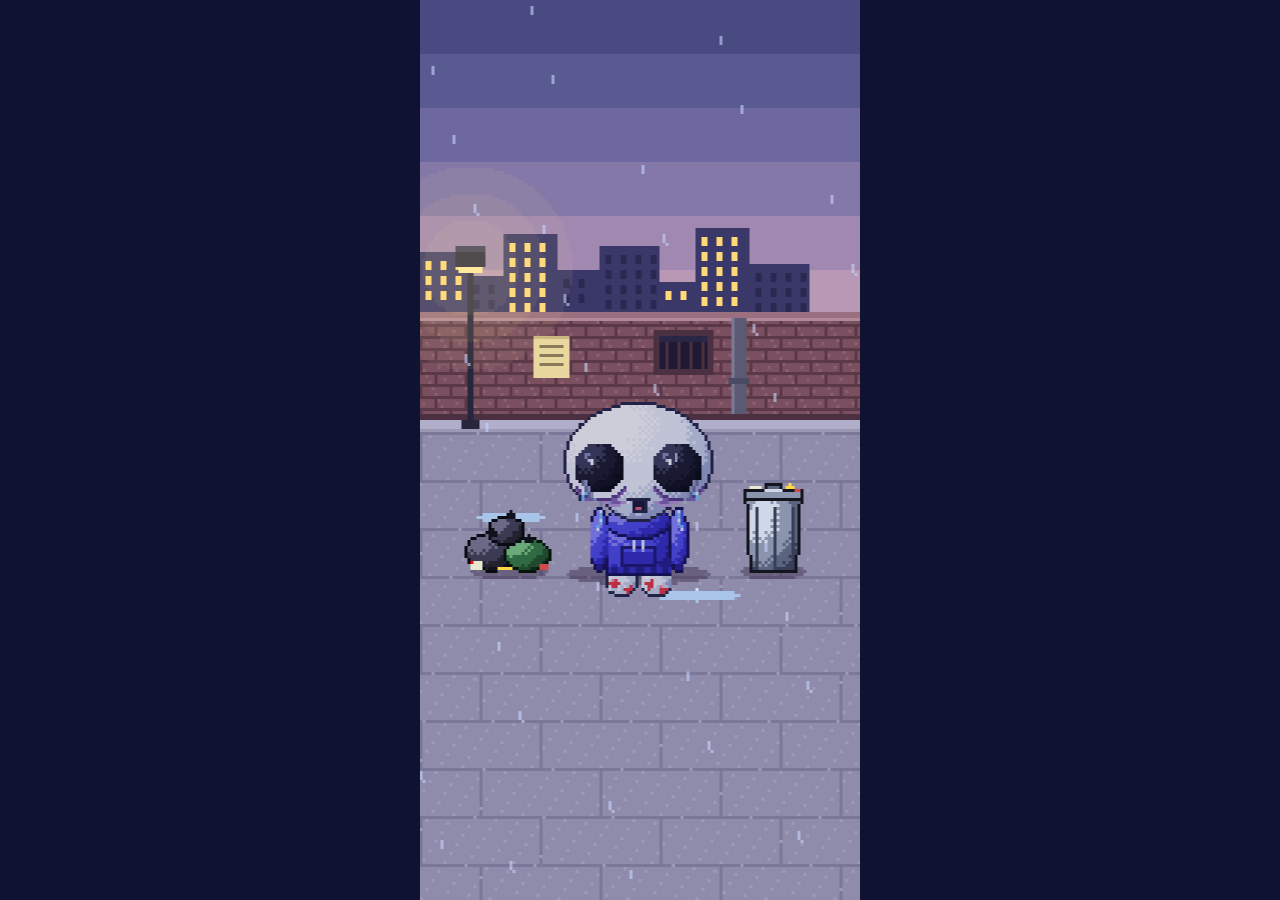
<file: index.html>
<!doctype html>
<html lang="es">
<head>
<meta charset="utf-8">
<meta name="viewport" content="width=device-width, initial-scale=1, user-scalable=no, viewport-fit=cover">
<meta name="theme-color" content="#141a3c">
<link rel="manifest" href="manifest.json">
<link rel="icon" href="icon.svg">
<link rel="apple-touch-icon" href="icon-192.png">
<title>Simon: Tu Amigo Virtual</title>
<meta name="application-name" content="Simon">
<meta name="apple-mobile-web-app-title" content="Simon">
<link rel="stylesheet" href="style.css">
</head>
<body>
<div id="gb">
  <header class="hud">
    <div class="fila-top">
      <div class="izq">
        <canvas id="logo" width="22" height="12" style="display:none"></canvas>
        <div class="chip" id="chip-fue" style="display:none"><canvas id="ic-fue" width="9" height="11"></canvas><span id="v-fue">0</span></div>
        <div class="med" id="chip-niv"><div class="medi"><canvas id="ic-cor" width="9" height="8"></canvas></div><span class="mtag" id="v-niv">NV1</span></div>
        <div class="stats" id="sec-stats" role="button" tabindex="0" title="Ver estado de Simon">
          <div class="stat"><canvas class="sic" id="si-h" width="7" height="7"></canvas><div class="hp"><div class="hpf" id="s-hambre"></div></div></div>
          <div class="stat"><canvas class="sic" id="si-e" width="7" height="7"></canvas><div class="hp"><div class="hpf" id="s-energia"></div></div></div>
          <div class="stat"><canvas class="sic" id="si-f" width="7" height="7"></canvas><div class="hp"><div class="hpf" id="s-feliz"></div></div></div>
          <div class="stat"><canvas class="sic" id="si-l" width="7" height="7"></canvas><div class="hp"><div class="hpf" id="s-limp"></div></div></div>
        </div>
        <button class="chip-enf oculto" id="chip-enf" title="Simon tiene resfriado"><canvas id="ic-term" width="8" height="18"></canvas></button>
      </div>
      <div class="der2"><div class="chip" id="chip-mon"><canvas id="ic-mon" width="6" height="6"></canvas><span id="v-mon">0</span></div><button class="ibtn" id="b-noti"><canvas id="ic-not" width="11" height="11"></canvas><span class="nbadge oculto" id="nb-noti">0</span></button><button class="ibtn" id="b-ajustes"><canvas id="ic-aju" width="11" height="11"></canvas></button></div>
    </div>
  </header>

  <main class="escena" id="escena">
    <div id="adm-tag">ADMIN · NADA SE GUARDA</div>
    <canvas id="sc" width="120" height="184"></canvas>
    <div id="lugar-tag"><span id="ic-lugartag"></span><span id="lugar-tag-t">RECÁMARA</span></div>
    <button class="flecha izq oculto" id="fl-izq"><canvas id="ic-fl-izq" width="8" height="11"></canvas><span id="tx-fl-izq"></span></button>
    <button class="flecha der oculto" id="fl-der"><canvas id="ic-fl-der" width="8" height="11"></canvas><span id="tx-fl-der"></span></button>
    <div id="fundido"></div>
    <div id="hab-prev"><b id="hab-prev-nom"></b><span id="hab-prev-msg"></span></div>
    <div id="esp-rep"><b>RECÁMARA ESPACIAL</b><span id="esp-rep-msg"></span><button class="bt ok gran" id="esp-rep-ok">REPARAR</button><button class="bt gran" id="esp-rep-x">VOLVER</button></div>
    <div id="cg"><div id="cg-bar"><div id="cg-t"></div><button class="bt" id="cg-x">SALIR</button></div><div id="cg-h"><div id="cg-hb"></div></div><canvas id="cgc"></canvas><div id="cg-cx"><div id="cg-cx-bx"><div id="cg-cx-top"><canvas id="cg-cxp" width="52" height="56"></canvas><div id="cg-cxt"></div></div><button class="bt ok" id="cg-cxb">SIGUE ▶</button></div></div></div>
    <div id="fanfare"><div class="fan-rayos"></div><div class="fan-flash"></div><div class="fan-item"><canvas id="fan-c"></canvas></div><div class="fan-t" id="fan-t"></div><div class="fan-d" id="fan-d"></div><div class="fan-ok" id="fan-ok">TOCA PARA CONTINUAR</div></div>
    <div id="nombre"><div class="nom-box"><div class="nom-t" id="nom-t">¿COMO TE LLAMAS?</div><input id="nom-i" maxlength="10" autocomplete="off" spellcheck="false" placeholder="NOMBRE"><div class="nom-s" id="nom-s">HASTA 10 LETRAS</div><button class="bt ok gran" id="nom-ok" style="padding:12px 0">LISTO</button><button class="bt gran" id="nom-x" style="padding:10px 0;margin-top:8px;display:none">CANCELAR</button></div></div>
    <div id="burbuja"></div>
    <div class="lateral">
      <button class="ibtn" id="b-foto" title="Foto"><canvas id="ic-cam" width="13" height="11"></canvas></button>
      <button class="ibtn" id="b-vestir" title="Vestir"><canvas id="ic-ves" width="11" height="11"></canvas></button>
      <button class="ibtn" id="b-editar" title="Editar habitación"><canvas id="ic-edi" width="11" height="11"></canvas></button>
    </div>
    <div class="tareas">
      <button class="tarea oculto" id="t-mis"><canvas id="ic-mis" width="12" height="12"></canvas><span id="v-mis" style="display:none">MISIÓN</span><span class="pts"><b></b><b></b><b></b></span></button>
      <button class="tarea oculto" id="t-bomba" title="Bomba"><canvas id="ic-bomba" width="13" height="14"></canvas><span id="v-bomba" class="th-cant">x0</span></button>
      <button class="tarea oculto" id="t-cortex"><canvas id="ic-cortex" width="14" height="13"></canvas><span id="v-cortex"></span></button>
      <div id="est-bts">
      <button class="tarea oculto" id="t-basura"><canvas id="ic-bas" width="12" height="12"></canvas><span id="v-basura">TIRAR LIBROS</span></button>
      <button class="tarea oculto" id="t-estudio"><canvas id="ic-est" width="12" height="12"></canvas><span id="v-estudio">ESTUDIAR</span></button>
      </div>
    </div>
  </main>

  <nav class="botones">
    <button class="btn c-na" id="btn-comer"><canvas id="ib-comer" width="12" height="12"></canvas><span id="l-comer">Alimentar</span></button>
    <button class="btn c-az" id="btn-dormir"><canvas id="ib-dormir" width="12" height="12"></canvas><span id="l-dormir">Dormir</span></button>
    <button class="btn c-am" id="btn-tienda"><canvas id="ib-tienda" width="12" height="12"></canvas><span id="l-tienda">Tienda</span></button>
    <button class="btn c-ro" id="btn-dice"><canvas id="ib-dice" width="12" height="12"></canvas><span id="l-dice">Simon dice</span></button>
    <button class="btn c-ci" id="b-inv" aria-label="Inventario"><canvas id="ib-inv" width="12" height="12"></canvas><span id="l-inv">Inventario</span></button>
  </nav>
  <div id="ban"><div id="ban-t">1/4 PIOJOS</div><div id="ban-h"></div><div id="ban-b"><div id="ban-p"></div></div><button class="bt" id="ban-x">SALIR</button></div>
  <div id="edicion"><div id="ed-grip"><span></span></div><button class="ibtn" id="ed-eye" aria-label="Ocultar menú"><canvas id="ic-eye" width="13" height="7"></canvas></button><div id="ed-capa-ctrl" class="off"><button class="ibtn" id="ed-atras" aria-label="Capa atrás">▼</button><span id="ed-ci">-</span><button class="ibtn" id="ed-adel" aria-label="Capa adelante">▲</button></div><button class="ibtn" id="ed-trash" aria-label="Quitar todo en esta habitación">🗑️</button><button class="sv" id="ed-x" aria-label="Guardar">✓</button><div id="ed-filtros" class="th-chips"></div><div class="buscar-wrap"><input id="ed-buscar" type="text" placeholder="BUSCAR MUEBLE..." autocomplete="off"><button id="ed-buscar-x" class="buscar-x" aria-label="Borrar búsqueda" style="display:none">✕</button></div><div id="ed-bd"></div>
    <div id="ed-confirm"><div class="ed-confirm-bx"><p>¿Quitar TODO de esta habitación?<br>Muebles, pared y piso volverán a como estaban al inicio.<br>No se puede deshacer.</p><div class="ed-confirm-bt"><button class="bt" id="ed-conf-no">CANCELAR</button><button class="bt ok" id="ed-conf-si">SÍ, QUITAR TODO</button></div></div></div>
  </div>
  <button id="ed-ov-f" class="mu-f ov">⟲</button><button id="ed-ov-x" class="mu-x ov">✕</button>
  <div id="planta-info"></div>
<div id="est-top"><div class="el">DESCANSO</div><div class="et" id="est-top-t">05:00</div></div>
  <div id="foco"><div class="fl" id="foco-l">ESTUDIANDO</div><div class="ft" id="foco-t">25:00</div><div class="fp" id="foco-p"></div><button class="fb oculto" id="foco-b"><canvas id="ic-bas2" width="12" height="12"></canvas></button><div class="fv min" id="foco-fv"><button class="ibtn fe" id="foco-e" aria-label="Ocultar controles"><canvas id="ic-eye2" width="13" height="7"></canvas></button><label>MÚSICA<input type="range" min="0" max="100" data-a="est_mus"></label><label id="fv-amb">AMBIENTE<input type="range" min="0" max="100" data-a="est_vol"></label></div><button class="fa oculto" id="foco-a">ADMIN: SALTAR AL DESCANSO</button><button class="fx" id="foco-x">TERMINAR</button></div>
  <div id="toasts"></div>
  <div id="flash"></div>
  <div id="guia"></div>
  <div id="dlg"><div id="dlg-box"><div id="dlg-n"></div><canvas id="dlg-p" width="76" height="80"></canvas><div id="dlg-t"></div><div id="dlg-f"></div><div id="dlg-op"></div></div></div>
  <div id="mj"><div id="mj-box"><button id="mj-x" class="mini-btn">SALIR</button><div id="mj-hud"><span id="mj-pts">0</span><span id="mj-mon">$0</span><span id="mj-vid"></span></div><canvas id="mj-cv" width="96" height="176"></canvas>
    <div id="mj-fin"><div class="mj-t">¡FIN!</div><div id="mj-res"></div><div class="mj-bt"><button class="bt ok" id="mj-otra">OTRA VEZ</button><button class="bt" id="mj-sal">SALIR</button></div></div></div></div>
  <div id="run"><div id="run-box"><button id="run-x" class="mini-btn">SALIR</button><div id="run-hud"><span id="run-pts">0</span><span id="run-mon">$0</span></div><canvas id="run-cv" width="96" height="176"></canvas><div id="run-tip">TOCA PARA SALTAR<br>¡ESQUIVA LA BASURA!</div>
    <div id="run-fin"><div class="mj-t">¡TROPEZÓ!</div><div id="run-res"></div><div class="mj-bt"><button class="bt ok" id="run-otra">OTRA VEZ</button><button class="bt" id="run-sal">SALIR</button></div></div></div></div>
  <div id="rt"><div id="rt-box"><div id="rt-prog"></div><button id="rt-x" class="mini-btn">SALIR</button><div id="rt-hud"><span id="rt-pts">0</span><span id="rt-combo"></span></div><canvas id="rt-cv" width="96" height="176"></canvas><div id="rt-juez"></div>
    <div id="rt-menu"><div class="mj-t">ELIGE TU CANCIÓN</div><div id="rt-canciones"></div><div class="mj-bt"><button class="bt" id="rt-menu-sal">SALIR</button></div></div>
    <div id="rt-fin"><div class="mj-t">¡FIN DEL BAILE!</div><div id="rt-res"></div><div class="mj-bt"><button class="bt ok" id="rt-otra">OTRA VEZ</button><button class="bt" id="rt-sal">SALIR</button></div></div></div></div>
  <div id="mem"><div id="mem-box"><div id="mem-top"><canvas id="mem-p" width="76" height="80"></canvas><div id="mem-cx"></div></div>
    <div id="mem-hud"><span id="mem-r"></span><span id="mem-pts"></span><span id="mem-f"></span><button id="mem-x" class="mini-btn">SALIR</button></div><div id="mem-grid"></div>
    <div id="mem-fin"><div class="mj-t">¡FIN DE LA PARTIDA!</div><div id="mem-res"></div><div class="mj-bt"><button class="bt ok" id="mem-otra">OTRA VEZ</button><button class="bt" id="mem-sal">SALIR</button></div></div></div></div>
  <div class="modal" id="modal"><div class="ventana">
    <div class="vt"><div class="vt-row"><div class="vt-l"><span id="m-titulo"></span><span id="vt-s1"></span></div><div class="vt-r"><span id="vt-s2"></span></div></div><button class="x" id="m-x" aria-label="Cerrar">X</button></div>
    <button class="ibtn" id="vs-trash" aria-label="Quitar toda la ropa">🗑️</button>
    <div id="vs-grip"><span></span></div>
    <div class="vc" id="m-cuerpo"></div>
  </div></div>
</div>

<script>
window.addEventListener('error', function(e) {
  console.error('[Simon Error]', e.error || e.message);
  setTimeout(function() {
    if (!window.__simon || !window.__simon.e) {
      var r = document.getElementById('error-recovery');
      if (!r) {
        r = document.createElement('div');
        r.id = 'error-recovery';
        r.style.cssText = 'position:fixed;inset:0;background:rgba(15,18,48,0.96);color:#fff;z-index:999999;display:flex;flex-direction:column;align-items:center;justify-content:center;padding:24px;text-align:center;font-family:sans-serif;box-sizing:border-box;';
        r.innerHTML = '<div style="font-size:24px;margin-bottom:10px">⚠️</div><h3 style="color:#ffd84a;margin:0 0 10px;font-size:16px">Simon no pudo iniciar</h3><p style="font-size:12px;color:#c0c8f0;line-height:1.6;margin:0 0 20px;max-width:280px">Hubo un problema al cargar los datos guardados o la caché del juego.</p><button id="btn-reparar" style="background:#4cd964;border:0;color:#0b1028;font-weight:bold;padding:12px 24px;border-radius:8px;font-size:13px;cursor:pointer;margin-bottom:10px">REPARAR Y REINICIAR</button><button id="btn-recargar" style="background:#3a47a8;border:0;color:#fff;padding:8px 16px;border-radius:6px;font-size:11px;cursor:pointer">REINTENTAR</button>';
        document.body.appendChild(r);
        document.getElementById('btn-reparar').onclick = function() {
          try { localStorage.removeItem('simon-v1'); } catch(_) {}
          try { localStorage.removeItem('simon-v1-bk'); } catch(_) {}
          if ('serviceWorker' in navigator) {
            navigator.serviceWorker.getRegistrations().then(function(regs) {
              var p = regs.map(function(reg) { return reg.unregister(); });
              Promise.all(p).then(function() { location.reload(true); });
            }).catch(function() { location.reload(true); });
          } else {
            location.reload(true);
          }
        };
        document.getElementById('btn-recargar').onclick = function() { location.reload(true); };
      }
    }
  }, 1500);
});
</script>

<script charset="utf-8" src="js/nucleo/config.js"></script>
<script charset="utf-8" src="js/nucleo/base.js"></script>
<script charset="utf-8" src="js/nucleo/seguridad_guardado.js"></script>
<script charset="utf-8" src="js/nucleo/respaldo_idb.js"></script>
<script charset="utf-8" src="js/nucleo/sanitizar.js"></script>
<script charset="utf-8" src="js/nucleo/estado_guardado.js"></script>
<script charset="utf-8" src="js/nucleo/pixel_art.js"></script>
<script charset="utf-8" src="js/simon/simon_sprite.js"></script>
<script charset="utf-8" src="js/mundo/cuarto.js"></script>
<script charset="utf-8" src="js/mundo/salas.js"></script>
<script charset="utf-8" src="js/mundo/parque.js"></script>
<script charset="utf-8" src="js/mundo/jardin_dibujo.js"></script>
<script charset="utf-8" src="js/mundo/navegacion_mapa.js"></script>
<script charset="utf-8" src="js/economia/catalogo/base.js"></script>
<script charset="utf-8" src="js/economia/catalogo/dibujo_ropa.js"></script>
<script charset="utf-8" src="js/economia/catalogo/dibujo_muebles.js"></script>
<script charset="utf-8" src="js/economia/catalogo/items_base.js"></script>
<script charset="utf-8" src="js/economia/catalogo/jardin_plantas.js"></script>
<script charset="utf-8" src="js/economia/catalogo/cuadros.js"></script>
<script charset="utf-8" src="js/economia/catalogo/juguetes_pufs.js"></script>
<script charset="utf-8" src="js/economia/catalogo/decoracion_por_tema.js"></script>
<script charset="utf-8" src="js/economia/catalogo/estudio.js"></script>
<script charset="utf-8" src="js/economia/catalogo/temas_y_orden.js"></script>
<script charset="utf-8" src="js/economia/catalogo/paredes_pisos_refri.js"></script>
<script charset="utf-8" src="js/economia/catalogo/trofeos_camas_closet.js"></script>
<script charset="utf-8" src="js/economia/catalogo/ropa.js"></script>
<script charset="utf-8" src="js/secretos/catalogo_secretos.js"></script>
<script charset="utf-8" src="js/economia/catalogo/previews.js"></script>
<script charset="utf-8" src="js/economia/racha.js"></script>
<script charset="utf-8" src="js/mundo/clima.js"></script>
<script charset="utf-8" src="js/economia/catalogo/comidas_y_efectos.js"></script>
<script charset="utf-8" src="js/economia/mercado.js"></script>
<script charset="utf-8" src="js/economia/jardin.js"></script>
<script charset="utf-8" src="js/economia/refri.js"></script>
<script charset="utf-8" src="js/economia/catalogo/regalos_de_nivel.js"></script>
<script charset="utf-8" src="js/economia/catalogo/recamara_espacial.js"></script>
<script charset="utf-8" src="js/economia/catalogo/baratas.js"></script>
<script charset="utf-8" src="js/economia/catalogo/nuevos_v2_ropa.js"></script>
<script charset="utf-8" src="js/economia/catalogo/set_espacial.js"></script>
<script charset="utf-8" src="js/economia/catalogo/nuevos_v2_muebles.js"></script>
<script charset="utf-8" src="js/economia/catalogo/nuevos_v2_pisos_paredes.js"></script>
<script charset="utf-8" src="js/economia/catalogo/platos_cocina.js"></script>
<script charset="utf-8" src="js/historia/dialogos.js"></script>
<script charset="utf-8" src="js/nucleo/notificaciones.js"></script>
<script charset="utf-8" src="js/economia/codigos.js"></script>
<script charset="utf-8" src="js/secretos/config_eastereggs.js"></script>
<script charset="utf-8" src="js/minijuegos/00_config.js"></script>
<script charset="utf-8" src="js/minijuegos/cocina.js"></script>
<script charset="utf-8" src="js/minijuegos/bano.js"></script>
<script charset="utf-8" src="js/personajes/cortex_bombas.js"></script>
<script charset="utf-8" src="js/minijuegos/menu.js"></script>
<script charset="utf-8" src="js/minijuegos/atrapa_keke.js"></script>
<script charset="utf-8" src="js/minijuegos/ritmo.js"></script>
<script charset="utf-8" src="js/minijuegos/corre_simon.js"></script>
<script charset="utf-8" src="js/minijuegos/memoria.js"></script>
<script charset="utf-8" src="js/mundo/sprite_cache.js"></script>
<script charset="utf-8" src="js/mundo/escena_estado.js"></script>
<script charset="utf-8" src="js/mundo/gestos.js"></script>
<script charset="utf-8" src="js/mundo/colocar_muebles.js"></script>
<script charset="utf-8" src="js/mundo/paredes_libres.js"></script>
<script charset="utf-8" src="js/mundo/juguetes_zona_guia.js"></script>
<script charset="utf-8" src="js/mundo/dibujar_muebles.js"></script>
<script charset="utf-8" src="js/mundo/luces_muebles.js"></script>
<script charset="utf-8" src="js/mundo/juguetes_fisica.js"></script>
<script charset="utf-8" src="js/secretos/sif.js"></script>
<script charset="utf-8" src="js/nucleo/bucle_y_dibujo.js"></script>
<script charset="utf-8" src="js/audio/audio_base.js"></script>
<script charset="utf-8" src="js/interfaz/hablar_y_pintar.js"></script>
<script charset="utf-8" src="js/interfaz/sistema_eventos.js"></script>
<script charset="utf-8" src="js/economia/economia_logros.js"></script>
<script charset="utf-8" src="js/simon/vida_propia.js"></script>
<script charset="utf-8" src="js/personajes/cortex_visitas.js"></script>
<script charset="utf-8" src="js/historia/historia_intro.js"></script>
<script charset="utf-8" src="js/secretos/00_base_cielo.js"></script>
<script charset="utf-8" src="js/secretos/01_luna_dorada.js"></script>
<script charset="utf-8" src="js/secretos/02_estrella_fugaz.js"></script>
<script charset="utf-8" src="js/secretos/03_cuadro_cortex_bebe.js"></script>
<script charset="utf-8" src="js/secretos/04_peluche_cortex.js"></script>
<script charset="utf-8" src="js/secretos/05_gorro_chef.js"></script>
<script charset="utf-8" src="js/secretos/06_luna_sangre.js"></script>
<script charset="utf-8" src="js/secretos/07_luna_azul.js"></script>
<script charset="utf-8" src="js/secretos/08_aura_trueno.js"></script>
<script charset="utf-8" src="js/secretos/09_alvarikoke.js"></script>
<script charset="utf-8" src="js/secretos/10_chica_sol.js"></script>
<script charset="utf-8" src="js/personajes/tutorial_pantalla.js"></script>
<script charset="utf-8" src="js/personajes/cortex_caja.js"></script>
<script charset="utf-8" src="js/personajes/cortex_siesta.js"></script>
<script charset="utf-8" src="js/personajes/cortex_comerciante.js"></script>
<script charset="utf-8" src="js/audio/musica.js"></script>
<script charset="utf-8" src="js/audio/lluvia.js"></script>
<script charset="utf-8" src="js/audio/ambiente_estudio.js"></script>
<script charset="utf-8" src="js/audio/ambiente_lugar.js"></script>
<script charset="utf-8" src="js/audio/botones_audio.js"></script>
<script charset="utf-8" src="js/audio/foto.js"></script>
<script charset="utf-8" src="js/economia/regalo_diario.js"></script>
<script charset="utf-8" src="js/economia/tienda_equipar.js"></script>
<script charset="utf-8" src="js/economia/misiones_preguntas.js"></script>
<script charset="utf-8" src="js/economia/adivinar_silueta.js"></script>
<script charset="utf-8" src="js/economia/misiones_ventana.js"></script>
<script charset="utf-8" src="js/economia/simon_dice_ventana.js"></script>
<script charset="utf-8" src="js/economia/respaldo_codigos.js"></script>
<script charset="utf-8" src="js/economia/ajustes_boton.js"></script>
<script charset="utf-8" src="js/economia/admin_acceso.js"></script>
<script charset="utf-8" src="js/economia/ajustes_ventana.js"></script>
<script charset="utf-8" src="js/economia/admin_panel.js"></script>
<script charset="utf-8" src="js/economia/comida_especial.js"></script>
<script charset="utf-8" src="js/mundo/editor_lista.js"></script>
<script charset="utf-8" src="js/mundo/editor_modo.js"></script>
<script charset="utf-8" src="js/mundo/iconos_vestir_editar_inv.js"></script>
<script charset="utf-8" src="js/mundo/vestir_acciones.js"></script>
<script charset="utf-8" src="js/mundo/ficha_simon.js"></script>
<script charset="utf-8" src="js/mundo/vestir_ventana.js"></script>
<script charset="utf-8" src="js/mundo/inventario_ventana.js"></script>
<script charset="utf-8" src="js/simon/resfriado.js"></script>
<script charset="utf-8" src="js/simon/reacciones_ropa_tormenta.js"></script>
<script charset="utf-8" src="js/simon/mimos.js"></script>
<script charset="utf-8" src="js/interfaz/navegacion_atras.js"></script>
<script charset="utf-8" src="js/interfaz/ventana_base.js"></script>
<script charset="utf-8" src="js/interfaz/tienda_ventana.js"></script>
<script charset="utf-8" src="js/interfaz/clics_ventana.js"></script>
<script charset="utf-8" src="js/interfaz/acciones_comer_jugar_dormir.js"></script>
<script charset="utf-8" src="js/interfaz/botones_principales.js"></script>
<script charset="utf-8" src="js/interfaz/toques_escena.js"></script>
<script charset="utf-8" src="js/interfaz/audio_destrabar.js"></script>
<script charset="utf-8" src="js/interfaz/bucle_y_vuelta.js"></script>
<script charset="utf-8" src="js/mundo/estudio.js"></script>
<script charset="utf-8" src="js/nucleo/arranque.js"></script>
</body>
</html>
</file>
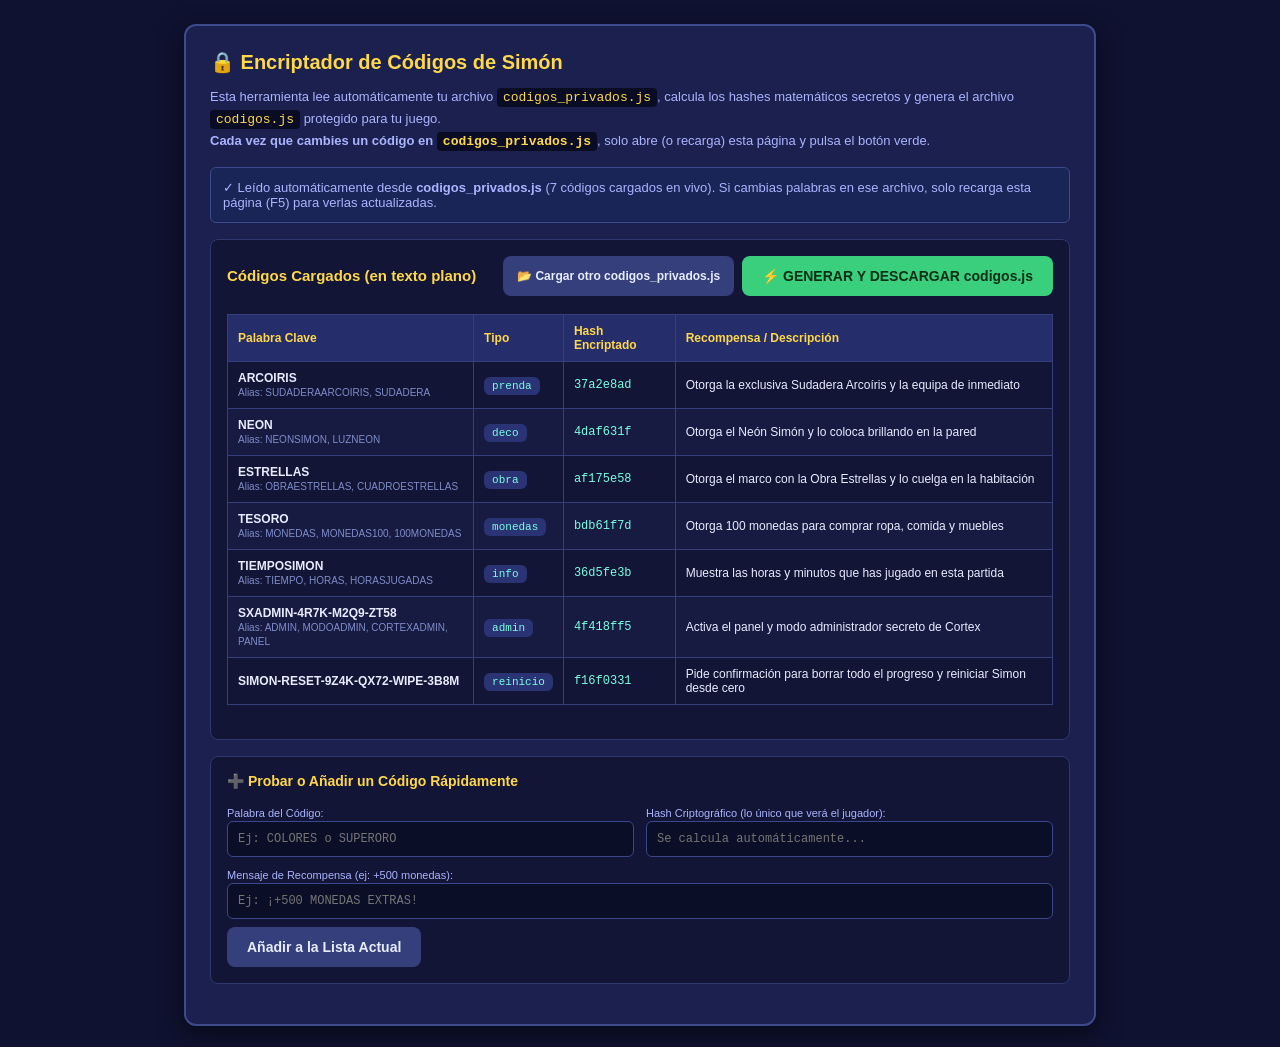
<file: herramientas/compilar_codigos.html>
<!DOCTYPE html>
<html lang="es">
<head>
  <meta charset="UTF-8">
  <title>Encriptador de Códigos — Simón: Tu Amigo Virtual</title>
  <!-- 1. Carga automática de tu archivo privado -->
  <script src="codigos_privados.js"></script>
  <style>
    body {
      background: #0f1230;
      color: #e8ecff;
      font-family: 'Segoe UI', Tahoma, Geneva, Verdana, sans-serif;
      margin: 0;
      padding: 24px;
      display: flex;
      justify-content: center;
    }
    .card {
      background: #1b204e;
      border: 2px solid #3d4a8d;
      border-radius: 12px;
      max-width: 860px;
      width: 100%;
      padding: 24px;
      box-shadow: 0 8px 24px rgba(0,0,0,0.5);
    }
    h1 {
      margin-top: 0;
      color: #ffd84a;
      font-size: 20px;
      display: flex;
      align-items: center;
      gap: 10px;
    }
    p {
      color: #aab4ff;
      font-size: 13px;
      line-height: 1.6;
    }
    .badge {
      background: #2a3475;
      padding: 3px 8px;
      border-radius: 6px;
      font-size: 11px;
      color: #79ffe1;
      font-family: monospace;
    }
    table {
      width: 100%;
      border-collapse: collapse;
      margin: 18px 0;
      font-size: 12px;
    }
    th, td {
      border: 1px solid #343f7c;
      padding: 9px 10px;
      text-align: left;
    }
    th {
      background: #252d6a;
      color: #ffd84a;
    }
    tr:nth-child(even) {
      background: #171b42;
    }
    .btn {
      background: #39cf7c;
      color: #0b2e17;
      font-weight: bold;
      border: none;
      padding: 12px 20px;
      border-radius: 8px;
      font-size: 14px;
      cursor: pointer;
      display: inline-flex;
      align-items: center;
      gap: 8px;
      transition: all 0.2s ease;
    }
    .btn:hover {
      background: #4ae08d;
      transform: translateY(-1px);
    }
    .btn-sec {
      background: #343f7c;
      color: #e8ecff;
    }
    .btn-sec:hover {
      background: #414f9c;
    }
    .box {
      background: #121535;
      border: 1px solid #2e376e;
      border-radius: 8px;
      padding: 16px;
      margin: 16px 0;
    }
    input {
      width: 100%;
      box-sizing: border-box;
      background: #0b0e27;
      border: 1px solid #3a478c;
      color: #fff;
      padding: 10px;
      border-radius: 6px;
      font-family: monospace;
      font-size: 12px;
      margin-bottom: 8px;
    }
    .status {
      padding: 12px;
      border-radius: 6px;
      font-size: 13px;
      margin-top: 14px;
      display: none;
    }
    .status.ok {
      display: block;
      background: #113824;
      color: #79ffe1;
      border: 1px solid #287a4a;
    }
    .status.info {
      display: block;
      background: #192556;
      color: #aab4ff;
      border: 1px solid #3d4a8d;
    }
    code {
      background: #090c23;
      padding: 2px 6px;
      border-radius: 4px;
      color: #ffd84a;
      font-family: monospace;
    }
  </style>
</head>
<body>

<div class="card">
  <h1>🔒 Encriptador de Códigos de Simón</h1>
  <p>
    Esta herramienta lee automáticamente tu archivo <code>codigos_privados.js</code>, calcula los hashes matemáticos secretos y genera el archivo <code>codigos.js</code> protegido para tu juego.<br>
    <b>Cada vez que cambies un código en <code>codigos_privados.js</code></b>, solo abre (o recarga) esta página y pulsa el botón verde.
  </p>

  <div id="origen-info" class="status info" style="display:block;margin-bottom:14px;">
    <!-- Estado de carga del archivo privado -->
  </div>

  <div class="box">
    <div style="display:flex;justify-content:space-between;align-items:center;margin-bottom:12px;gap:10px;flex-wrap:wrap;">
      <h3 style="margin:0;color:#ffd84a;font-size:15px;">Códigos Cargados (en texto plano)</h3>
      <div style="display:flex;gap:8px;">
        <input type="file" id="input-archivo" accept=".js" style="display:none" onchange="subirArchivoPrivado(event)">
        <button class="btn btn-sec" style="font-size:12px;padding:8px 14px;" onclick="document.getElementById('input-archivo').click()">📂 Cargar otro codigos_privados.js</button>
        <button class="btn" onclick="generarYDescargar()">⚡ GENERAR Y DESCARGAR codigos.js</button>
      </div>
    </div>

    <table id="tabla-codigos">
      <thead>
        <tr>
          <th>Palabra Clave</th>
          <th>Tipo</th>
          <th>Hash Encriptado</th>
          <th>Recompensa / Descripción</th>
        </tr>
      </thead>
      <tbody id="cuerpo-tabla">
        <!-- Render dinámico -->
      </tbody>
    </table>
  </div>

  <div class="box">
    <h3 style="margin-top:0;color:#ffd84a;font-size:14px;">➕ Probar o Añadir un Código Rápidamente</h3>
    <div style="display:grid;grid-template-columns: 1fr 1fr;gap:12px;">
      <div>
        <label style="font-size:11px;color:#aab4ff;">Palabra del Código:</label>
        <input type="text" id="nuevo-palabra" placeholder="Ej: COLORES o SUPERORO" oninput="calcularHashPreview()">
      </div>
      <div>
        <label style="font-size:11px;color:#aab4ff;">Hash Criptográfico (lo único que verá el jugador):</label>
        <input type="text" id="nuevo-hash" readonly style="color:#79ffe1;" placeholder="Se calcula automáticamente...">
      </div>
    </div>
    <div>
      <label style="font-size:11px;color:#aab4ff;">Mensaje de Recompensa (ej: +500 monedas):</label>
      <input type="text" id="nuevo-premio" placeholder="Ej: ¡+500 MONEDAS EXTRAS!">
    </div>
    <button class="btn btn-sec" onclick="agregarCodigo()">Añadir a la Lista Actual</button>
  </div>

  <div id="status" class="status"></div>
</div>

<script>
// Hash FNV-1a con sal
function suma(t) {
  let h = 2166136261;
  for (let i = 0; i < t.length; i++) {
    h ^= t.charCodeAt(i);
    h = Math.imul(h, 16777619);
  }
  return (h >>> 0).toString(16);
}

const normCod = t => (t || "")
  .normalize("NFD")
  .replace(/[\u0300-\u036f]/g, "")
  .toUpperCase()
  .replace(/[^A-Z0-9]/g, "");

const hCod = t => suma("simon|" + normCod(t));

// Fallback por defecto si codigos_privados.js no estuviera en la misma carpeta
const CODIGOS_DEFAULT = [
  {
    codigo: "ARCOIRIS",
    alias: ["SUDADERAARCOIRIS", "SUDADERA"],
    tipo: "prenda",
    descripcion: "Sudadera Arcoíris (equipada de inmediato)",
    unSoloUso: true,
    accion: (e) => { e.tiene.sud_arcoiris = 1; e.ropa.sudadera = 'sud_arcoiris'; return '¡SUDADERA ARCOÍRIS! Es única y ya la tienes puesta.'; }
  },
  {
    codigo: "NEON",
    alias: ["NEONSIMON", "LUZNEON"],
    tipo: "deco",
    descripcion: "Neón Simón en la pared",
    unSoloUso: true,
    accion: (e) => { e.tiene.neon_si = 1; if (typeof colocar === 'function') colocar('neon_si'); return '¡NEÓN SIMON! Ya brilla en tu habitación.'; }
  },
  {
    codigo: "ESTRELLAS",
    alias: ["OBRAESTRELLAS", "CUADROESTRELLAS"],
    tipo: "obra",
    descripcion: "Cuadro Obra Estrellas",
    unSoloUso: true,
    accion: (e) => { e.tiene.marco_estrellas = 1; if (e.cuarto) e.cuarto.cuadro = 'marco_estrellas'; return '¡OBRA ESTRELLAS! Ya cuelga de tu pared.'; }
  },
  {
    codigo: "TESORO",
    alias: ["MONEDAS", "MONEDAS100", "100MONEDAS"],
    tipo: "monedas",
    descripcion: "+100 Monedas",
    unSoloUso: true,
    accion: (e) => { e.monedas = (e.monedas || 0) + 100; e.total = (e.total || 0) + 100; return '¡+100 MONEDAS!'; }
  },
  {
    codigo: "TIEMPOSIMON",
    alias: ["TIEMPO", "HORAS", "HORASJUGADAS"],
    tipo: "info",
    descripcion: "Consulta de horas jugadas",
    unSoloUso: false,
    accion: (e) => { const m = Math.floor(((e && e.tJ) || 0) / 60); return 'TIEMPO JUGADO: ' + Math.floor(m / 60) + ' H ' + (m % 60) + ' MIN'; }
  },
  {
    codigo: "SXADMIN-4R7K-M2Q9-ZT58",
    alias: ["ADMIN", "MODOADMIN", "CORTEXADMIN", "PANEL"],
    tipo: "admin",
    descripcion: "Modo Administrador Secreto de Cortex",
    unSoloUso: false,
    accion: (e) => { if (typeof admin !== 'undefined' && admin) { return { ok: true, t: 'YA ESTÁS EN MODO ADMIN' }; } if (typeof activarAdmin === 'function') activarAdmin(); return { ok: true, t: null }; }
  },
  {
    codigo: "SIMON-RESET-9Z4K-QX72-WIPE-3B8M",
    alias: [],
    tipo: "reinicio",
    descripcion: "Pide confirmación para borrar todo el progreso",
    unSoloUso: false,
    accion: (e) => { if (typeof resetPend !== 'undefined') resetPend = true; if (typeof window !== 'undefined') window.resetPend = true; return { ok: true, t: null, tipo: 'reinicio' }; }
  }
];

// Comprobar si se cargó desde codigos_privados.js
let codigos = [];
let origenTexto = "";

if (typeof window.MIS_CODIGOS !== "undefined" && Array.isArray(window.MIS_CODIGOS) && window.MIS_CODIGOS.length) {
  codigos = window.MIS_CODIGOS;
  origenTexto = "✓ Leído automáticamente desde <b>codigos_privados.js</b> (" + codigos.length + " códigos cargados en vivo). Si cambias palabras en ese archivo, solo recarga esta página (F5) para verlas actualizadas.";
} else {
  codigos = CODIGOS_DEFAULT;
  origenTexto = "ℹ Usando lista predeterminada (" + codigos.length + " códigos). Si editaste <code>codigos_privados.js</code>, asegúrate de tener ambos archivos en la misma carpeta o pulsa <b>📂 Cargar otro codigos_privados.js</b>.";
}

document.getElementById("origen-info").innerHTML = origenTexto;

function renderTabla() {
  const tb = document.getElementById("cuerpo-tabla");
  tb.innerHTML = codigos.map((c, i) => {
    const h = hCod(c.codigo);
    const aliasTxt = (c.alias && c.alias.length) ? ("<br><span style='color:#7f8cc9;font-size:10px;'>Alias: " + c.alias.join(", ") + "</span>") : "";
    return "<tr>" +
      "<td><b>" + c.codigo + "</b>" + aliasTxt + "</td>" +
      "<td><span class='badge'>" + (c.tipo || "item") + "</span></td>" +
      "<td style='font-family:monospace;color:#79ffe1;'>" + h + "</td>" +
      "<td>" + (c.descripcion || c.desc || "Recompensa") + "</td>" +
    "</tr>";
  }).join("");
}

function calcularHashPreview() {
  const val = document.getElementById("nuevo-palabra").value;
  document.getElementById("nuevo-hash").value = val ? hCod(val) : "";
}

function agregarCodigo() {
  const pal = document.getElementById("nuevo-palabra").value.trim();
  const prem = document.getElementById("nuevo-premio").value.trim();
  if (!pal) { alert("Escribe una palabra para el código."); return; }

  const codNorm = normCod(pal);
  const premioSafe = prem ? prem.replace(/['"\\]/g, "") : ("Premio " + codNorm);

  codigos.push({
    codigo: codNorm,
    alias: [],
    tipo: "recompensa",
    descripcion: premioSafe,
    unSoloUso: true,
    accion: new Function("e", "e.monedas = (e.monedas || 0) + 100; return '¡CÓDIGO CANJEADO: " + premioSafe + "!';")
  });

  document.getElementById("nuevo-palabra").value = "";
  document.getElementById("nuevo-hash").value = "";
  document.getElementById("nuevo-premio").value = "";
  renderTabla();

  const st = document.getElementById("status");
  st.className = "status ok";
  st.innerHTML = "✓ Código <b>" + codNorm + "</b> añadido a la lista. Ahora pulsa <b>GENERAR Y DESCARGAR codigos.js</b>.";
}

// Cargar archivo personalizado si el usuario lo selecciona con el botón
function subirArchivoPrivado(ev) {
  const file = ev.target.files && ev.target.files[0];
  if (!file) return;
  const reader = new FileReader();
  reader.onload = function(e) {
    try {
      const contenido = e.target.result;
      const fn = new Function("window", contenido + "\nreturn (typeof MIS_CODIGOS !== 'undefined' ? MIS_CODIGOS : (window.MIS_CODIGOS || []));");
      const res = fn({});
      if (Array.isArray(res) && res.length) {
        codigos = res;
        document.getElementById("origen-info").innerHTML = "✓ Archivo <b>" + file.name + "</b> cargado exitosamente (" + codigos.length + " códigos).";
        renderTabla();
        alert("¡Archivo cargado! Se encontraron " + codigos.length + " códigos.");
      } else {
        alert("No se encontró el arreglo MIS_CODIGOS en el archivo seleccionado.");
      }
    } catch(err) {
      alert("Error al leer el archivo: " + err.message);
    }
  };
  reader.readAsText(file);
}

const TEMPLATE_BEFORE = "/* ==========================================================================\n * SISTEMA Y DEFINICI\u00d3N DE C\u00d3DIGOS (COMPILADO / ENCRIPTADO) \u2014 SIMON\n * ==========================================================================\n * Archivo generado autom\u00e1ticamente por compilar_codigos.js.\n * \u00a1NO EDITES DIRECTAMENTE ESTE ARCHIVO!\n *\n * Para editar o agregar c\u00f3digos:\n *  1. Modifica 'codigos_privados.js' (donde est\u00e1n en texto plano).\n *  2. Ejecuta 'node compilar_codigos.js' (o usa compilar_codigos.html).\n * ========================================================================== */\n\nfunction suma(t) {\n  let h = 2166136261;\n  for (let i = 0; i < t.length; i++) {\n    h ^= t.charCodeAt(i);\n    h = Math.imul(h, 16777619);\n  }\n  return (h >>> 0).toString(16);\n}\n\nconst normCod = t => (t || '')\n  .normalize('NFD')\n  .replace(/[\\u0300-\\u036f]/g, '')\n  .toUpperCase()\n  .replace(/[^A-Z0-9]/g, '');\n\nconst hCod = t => suma('simon|' + normCod(t));\n\nasync function esReset(v) {\n  try {\n    const c = buscarCodigo(normCod(v), hCod(v));\n    return !!(c && c.tipo === 'reinicio');\n  } catch (_) {\n    return false;\n  }\n}\n\nfunction reiniciarTodo() {\n  if (typeof reseteando !== 'undefined') reseteando = true;\n  try { localStorage.removeItem(typeof CLAVE !== 'undefined' ? CLAVE : 'simon-v1'); } catch (_) {}\n  try { localStorage.removeItem(typeof CLAVE_BK !== 'undefined' ? CLAVE_BK : 'simon-v1-bk'); } catch (_) {}\n  if (typeof idbClear === 'function') idbClear();\n  try {\n    if (typeof window !== 'undefined' && window.caches) {\n      caches.keys().then(ks => ks.forEach(k => {\n        if (!k.startsWith('simon-')) caches.delete(k);\n      }));\n    }\n  } catch (_) {}\n  setTimeout(() => location.reload(), 150);\n}\n\nconst LISTA_CODIGOS = [";
const TEMPLATE_AFTER = "];\n\nconst CODIGOS = {};\nfunction sincronizarDiccionarioCodigos() {\n  LISTA_CODIGOS.forEach(c => {\n    const wrap = { n: c.tipo, f: () => c.accion(e), def: c };\n    if (c.hash) CODIGOS[c.hash] = wrap;\n    if (c.aliasHashes) c.aliasHashes.forEach(h => { CODIGOS[h] = wrap; });\n    if (c.codigo) CODIGOS[normCod(c.codigo)] = wrap;\n  });\n}\nsincronizarDiccionarioCodigos();\n\nvar cdMsg = null;\nif (typeof resetPend === 'undefined') {\n  window.resetPend = false;\n}\n\nfunction buscarCodigo(limpio, h) {\n  for (const c of LISTA_CODIGOS) {\n    if (c.hash && (c.hash === h || c.hash === limpio.toLowerCase())) return c;\n    if (c.aliasHashes && c.aliasHashes.includes(h)) return c;\n    if (c.codigo && (normCod(c.codigo) === limpio || hCod(c.codigo) === h)) return c;\n  }\n  return null;\n}\n\nfunction canjearCodigo(v) {\n  const limpio = normCod(v);\n  const h = hCod(v);\n\n  if (!limpio) return { ok: false, t: 'ESCRIBE UN C\u00d3DIGO' };\n\n  // 1. Buscar en la lista compilada (\u00a1\u00daNICA fuente de la verdad!)\n  const c = buscarCodigo(limpio, h);\n  if (!c) return { ok: false, t: 'C\u00d3DIGO NO V\u00c1LIDO' };\n\n  // 2. Si es c\u00f3digo de administrador\n  if (c.tipo === 'admin') {\n    if (typeof admin !== 'undefined' && admin) {\n      return { ok: true, t: 'YA EST\u00c1S EN MODO ADMIN', tipo: 'admin' };\n    }\n    if (typeof activarAdmin === 'function') activarAdmin();\n    return { ok: true, t: null, tipo: 'admin' };\n  }\n\n  // 3. Si es c\u00f3digo de reinicio total\n  if (c.tipo === 'reinicio') {\n    return { ok: true, t: null, tipo: 'reinicio' };\n  }\n\n  // 4. Si es c\u00f3digo de informaci\u00f3n (tiempo jugado, etc.)\n  if (c.tipo === 'info') {\n    const resInfo = typeof c.accion === 'function' ? c.accion(e) : 'INFO';\n    return { ok: true, t: typeof resInfo === 'string' ? resInfo : (resInfo && resInfo.t ? resInfo.t : 'INFO'), tipo: 'info' };\n  }\n\n  // 5. C\u00f3digos de un solo uso\n  if (c.unSoloUso !== false && e && e.cod) {\n    if ((c.hash && e.cod[c.hash]) || e.cod[h] || (c.codigo && e.cod[c.codigo])) {\n      return { ok: false, t: 'YA USASTE ESTE C\u00d3DIGO' };\n    }\n  }\n\n  if (c.unSoloUso !== false && e) {\n    if (!e.cod) e.cod = {};\n    if (c.hash) e.cod[c.hash] = 1;\n    if (c.codigo) e.cod[c.codigo] = 1;\n    e.cod[h] = 1;\n  }\n\n  const res = typeof c.accion === 'function' ? c.accion(e) : (typeof c.f === 'function' ? c.f() : '\u00a1C\u00d3DIGO CANJEADO!');\n  let msg = '\u00a1C\u00d3DIGO CANJEADO!';\n  if (typeof res === 'string') msg = res;\n  else if (res && typeof res.t === 'string') msg = res.t;\n\n  if (typeof guardar === 'function') guardar();\n  if (typeof pintar === 'function') pintar();\n\n  return { ok: true, t: msg, tipo: c.tipo, hash: c.hash || h };\n}\n\nfunction canjear() {\n  const inp = (typeof $ === 'function') ? $('cd-in') : (typeof document !== 'undefined' ? document.getElementById('cd-in') : null);\n  const v = inp ? inp.value : '';\n  const limpio = normCod(v);\n  const h = hCod(v);\n\n  const fnRender = (typeof window !== 'undefined' && typeof window.render === 'function') ? window.render : (typeof render === 'function' ? render : null);\n  const fnSfx = (typeof window !== 'undefined' && window.sfx) ? window.sfx : (typeof sfx !== 'undefined' ? sfx : null);\n\n  if (!limpio) {\n    cdMsg = { ok: false, t: 'ESCRIBE UN C\u00d3DIGO' };\n    if (fnSfx && fnSfx.no) fnSfx.no();\n    if (fnRender) fnRender();\n    return;\n  }\n\n  const c = buscarCodigo(limpio, h);\n  if (!c) {\n    cdMsg = { ok: false, t: 'C\u00d3DIGO NO V\u00c1LIDO' };\n    if (fnSfx && fnSfx.no) fnSfx.no();\n    if (fnRender) fnRender();\n    return;\n  }\n\n  if (c.tipo === 'reinicio') {\n    if (typeof resetPend !== 'undefined') resetPend = true;\n    if (typeof window !== 'undefined') window.resetPend = true;\n    if (fnSfx && fnSfx.no) fnSfx.no();\n    if (fnRender) fnRender();\n    return;\n  }\n\n  ejecutarCanjeNormal(v, h);\n}\n\nfunction ejecutarCanjeNormal(v, h) {\n  const res = canjearCodigo(v);\n  const fnRender = (typeof window !== 'undefined' && typeof window.render === 'function') ? window.render : (typeof render === 'function' ? render : null);\n  const fnSfx = (typeof window !== 'undefined' && window.sfx) ? window.sfx : (typeof sfx !== 'undefined' ? sfx : null);\n  const fnEstrellas = (typeof window !== 'undefined' && typeof window.estrellas === 'function') ? window.estrellas : (typeof estrellas === 'function' ? estrellas : null);\n\n  if (res.ok) {\n    if (res.tipo === 'reinicio') {\n      if (typeof resetPend !== 'undefined') resetPend = true;\n      if (typeof window !== 'undefined') window.resetPend = true;\n      if (fnSfx && fnSfx.no) fnSfx.no();\n      if (fnRender) fnRender();\n      return;\n    }\n    cdMsg = res.t ? { ok: true, t: res.t } : null;\n    if (res.tipo !== 'admin') {\n      if (fnSfx && fnSfx.logro) fnSfx.logro();\n      if (fnEstrellas) fnEstrellas(6);\n    }\n  } else {\n    cdMsg = { ok: false, t: res.t };\n    if (fnSfx && fnSfx.no) fnSfx.no();\n  }\n  if (fnRender) fnRender();\n}\n\nfunction renderCod(soloEntrada) {\n  if (typeof resetPend !== 'undefined' && resetPend) {\n    return '<div class=\"centro\" style=\"font-size:9px;line-height:2;margin:10px 0;color:#ff8a92\">\u00a1ADVERTENCIA!<br><br>Vas a BORRAR TODO tu progreso: monedas, cari\u00f1o, ropa, muebles, logros y diario.<br><br>Simon empezar\u00e1 desde cero y NO se puede deshacer.</div>' +\n      '<button class=\"bt gran\" style=\"background:#ff7b84\" data-a=\"c_reset_ok\">S\u00cd, BORRAR TODO</button><button class=\"bt ok gran\" data-a=\"c_reset_no\">CANCELAR</button>';\n  }\n  var pad = soloEntrada ? 14 : 4;\n  var subtit = soloEntrada ? 'C\u00d3DIGOS NORMALES' : 'Escribe un c\u00f3digo y gana premios.';\n  var msgHtml = (typeof cdMsg !== 'undefined' && cdMsg)\n    ? '<div class=\"centro\" style=\"font-size:8px;line-height:1.9;margin-top:6px;color:' + (cdMsg.ok ? '#bff0c8' : '#ff8a92') + '\">' + cdMsg.t + '</div>'\n    : '';\n  return '<div class=\"centro\" style=\"font-size:8px;line-height:1.9;margin:' + pad + 'px 0 10px\">' + subtit + '</div>' +\n    '<input class=\"cod\" id=\"cd-in\" maxlength=\"40\" autocomplete=\"off\" autocapitalize=\"characters\" spellcheck=\"false\" placeholder=\"ESCRIBE TU C\u00d3DIGO\">' +\n    '<button class=\"bt ok gran\" data-a=\"c_canjear\">CANJEAR</button>' +\n    msgHtml;\n}\n\nif (typeof window !== 'undefined') {\n  window.suma = suma;\n  window.normCod = normCod;\n  window.hCod = hCod;\n  window.esReset = esReset;\n  window.reiniciarTodo = reiniciarTodo;\n  window.LISTA_CODIGOS = LISTA_CODIGOS;\n  window.CODIGOS = CODIGOS;\n  window.sincronizarDiccionarioCodigos = sincronizarDiccionarioCodigos;\n  window.cdMsg = cdMsg;\n  window.resetPend = resetPend;\n  window.buscarCodigo = buscarCodigo;\n  window.canjearCodigo = canjearCodigo;\n  window.canjear = canjear;\n  window.renderCod = renderCod;\n}\n";

function generarYDescargar() {
  const items = codigos.map(c => {
    const hashPrinc = hCod(c.codigo);
    const aliasHashes = (c.alias || []).map(a => hCod(a));
    const fnStr = (typeof c.accion === "function") ? c.accion.toString() : (c.accionCode || "() => '¡OK!'");
    return "  {\n" +
      "    hash: '" + hashPrinc + "',\n" +
      "    aliasHashes: " + JSON.stringify(aliasHashes) + ",\n" +
      "    tipo: '" + (c.tipo || "item") + "',\n" +
      "    unSoloUso: " + (c.unSoloUso !== false) + ",\n" +
      "    accion: " + fnStr + "\n" +
      "  }";
  }).join(",\n\n");

  const contenidoFinal = TEMPLATE_BEFORE + "\n" + items + "\n" + TEMPLATE_AFTER;

  const blob = new Blob([contenidoFinal], { type: "application/javascript;charset=utf-8" });
  const a = document.createElement("a");
  a.href = URL.createObjectURL(blob);
  a.download = "codigos.js";
  a.click();

  const st = document.getElementById("status");
  st.className = "status ok";
  st.innerHTML = "✓ ¡Archivo <b>codigos.js</b> generado y descargado con " + codigos.length + " códigos! Reemplázalo en la carpeta <b>js/economia/</b> de tu juego.";
}

renderTabla();
</script>

</body>
</html>
</file>
<file: style.css>
@font-face { font-family: 'PS2P'; src: url('PressStart2P.woff2') format('woff2'); font-display: swap; }
  :root { --noche:#0f1230; --panel:#232b63; --panel2:#3a47a8; --linea:#e8ecff; --tinta:#1a1f4a; --rojo:#e8353f; --rojo2:#a8202c; }
  * { box-sizing: border-box; -webkit-tap-highlight-color: transparent; }

  /* ---- BARRAS DE DESPLAZAMIENTO RETRO PIXEL ART ---- */
  * {
    scrollbar-width: thin;
    scrollbar-color: #ffd84a #101435;
  }
  ::-webkit-scrollbar {
    width: 6px;
    height: 6px;
    background: #101435;
  }
  ::-webkit-scrollbar-track {
    background: #101435;
    border: 1px solid #232b63;
    box-shadow: inset 0 0 0 1px #0a0d24;
  }
  ::-webkit-scrollbar-thumb {
    background: #ffd84a;
    border: 1px solid #8a5a10;
    box-shadow: inset 1px 1px 0 #fff8d0, inset -1px -1px 0 #b88618;
  }
  ::-webkit-scrollbar-thumb:hover {
    background: #ffe570;
  }
  ::-webkit-scrollbar-thumb:active {
    background: #e6be35;
  }
  ::-webkit-scrollbar-corner {
    background: #101435;
  }

  html, body { margin:0; height:100%; overflow:hidden; background:var(--noche); color:var(--tinta);
    font-family:'PS2P', ui-monospace, monospace; -webkit-font-smoothing:none; font-smooth:never;
    touch-action:manipulation; -webkit-user-select:none; user-select:none; }
  #gb { position:relative; margin:0 auto; max-width:440px; height:100vh; height:100dvh; height:var(--app-h, 100dvh); display:flex; flex-direction:column;
    background:var(--noche); }

  /* ---- panel superior ---- */
  .hud { background:linear-gradient(var(--panel2), var(--panel)); border-bottom:4px solid var(--linea);
    box-shadow:0 4px 0 var(--noche); padding:10px 12px 12px; position:relative; z-index:2; }
  .fila-top { display:flex; justify-content:space-between; align-items:center; margin-bottom:10px; gap:6px; }
  .titulo { display:flex; align-items:center; gap:10px; font-size:14px; color:#fff; text-shadow:2px 2px 0 var(--noche); }
  #logo { width:44px; height:24px; image-rendering:pixelated; }
  .mini-btn { font:inherit; font-size:8px; padding:8px 8px; border:0; color:var(--tinta); background:var(--linea);
    box-shadow:0 -3px 0 var(--noche), -3px 0 0 var(--noche), 3px 0 0 var(--noche), 0 3px 0 #8a94d8, 0 6px 0 var(--noche); margin-bottom:6px; }
  .mini-btn:active { transform:translateY(3px); box-shadow:0 -3px 0 var(--noche), -3px 0 0 var(--noche), 3px 0 0 var(--noche), 0 3px 0 var(--noche); }
  .stats { display:flex; gap:10px; }
  .stat { flex:1; }
  .et { font-size:8px; color:#fff; text-shadow:1px 1px 0 var(--noche); margin-bottom:6px; }
  .hp { height:14px; background:var(--noche); border:3px solid var(--linea); padding:1px; }
  .hpf { height:100%; transition:width .6s steps(12); box-shadow:inset 0 3px 0 rgba(255,255,255,.5), inset 0 -3px 0 rgba(0,0,0,.25); }
  .hpf.ok { background:#4cd964; } .hpf.medio { background:#ffcc33; }
  .hpf.bajo { background:#ff4b4b; animation:parp .5s steps(1) infinite; }
  @keyframes parp { 50% { opacity:.45; } }

  /* ---- escena ---- */
  .escena { flex:1; min-height:0; position:relative; overflow:hidden; background:var(--noche); }
  #sc { position:absolute; left:50%; top:50%; transform:translate(-50%, -50%); display:block;
    image-rendering:pixelated; image-rendering:crisp-edges; image-rendering:pixelated; will-change:transform; }
  /* globo de diálogo sobre la cabeza de Simon: esquinas redondeadas en pixel, contorno con drop-shadow y colita hacia su cabeza */
  #burbuja { display:none; position:absolute; top:20px; left:50%; transform:translateX(-50%); z-index:3;
    min-width:84px; max-width:84%; box-sizing:border-box; text-align:center; color:var(--tinta);
    padding:12px 18px; font-size:calc(10px * var(--ft, 1.2)); line-height:1.7;
    background:linear-gradient(#fff,#fff) center / 100% calc(100% - 12px) no-repeat, linear-gradient(#fff,#fff) center / calc(100% - 12px) 100% no-repeat, linear-gradient(#fff,#fff) center / 100% calc(100% - 4px) no-repeat;
    filter:drop-shadow(4px 0 0 var(--tinta)) drop-shadow(-4px 0 0 var(--tinta)) drop-shadow(0 4px 0 var(--tinta)) drop-shadow(0 -4px 0 var(--tinta)); }
  #burbuja::after { content:""; position:absolute; left:var(--tx, 50%); bottom:-9px; margin-left:-8px; width:16px; height:10px; background:#fff;
    clip-path:polygon(0 0, 100% 0, 50% 100%); }
  #burbuja.on { display:block; animation:pop .2s steps(3); }
  @keyframes pop { from { transform:translateX(-50%) scale(.6); } to { transform:translateX(-50%) scale(1); } }

  /* ---- botones ---- */
  .botones { display:grid; grid-template-columns:repeat(3, 1fr); gap:12px 14px; background:linear-gradient(var(--panel), var(--panel2));
    border-top:4px solid var(--linea); padding:14px 14px calc(16px + env(safe-area-inset-bottom)); position:relative; z-index:2; }
  .botones { grid-template-columns:repeat(6, 1fr); } .botones .btn { grid-column:span 2; } .botones .btn:nth-child(n+4) { grid-column:span 3; }
  .btn { --c1:#ffffff; --c2:#dbe1ff; --c3:#8a94d8; --tx:var(--tinta); font:inherit; font-size:8px; padding:9px 0 8px; border:0; color:var(--tx); text-transform:uppercase;
    display:flex; flex-direction:column; align-items:center; gap:6px; position:relative;
    background:linear-gradient(var(--c1) 0 50%, var(--c2) 50% 100%);
    box-shadow:0 -3px 0 var(--noche), -3px 0 0 var(--noche), 3px 0 0 var(--noche), 0 3px 0 var(--c3), 0 6px 0 var(--noche), inset 0 3px 0 rgba(255,255,255,.55); }
  .btn canvas { width:30px; height:30px; image-rendering:pixelated; filter:drop-shadow(0 2px 0 rgba(0,0,0,.35)); }
  .btn:active { transform:translateY(3px); box-shadow:0 -3px 0 var(--noche), -3px 0 0 var(--noche), 3px 0 0 var(--noche), 0 3px 0 var(--noche); }
  .btn:active canvas { transform:translateY(1px); }
  .btn.ancho { grid-column:1 / -1; flex-direction:row; justify-content:center; gap:10px; padding:4px 0 3px; font-size:8px; }
  .btn.ancho canvas { width:18px; height:18px; }
  .c-ci { --c1:#8aeeff; --c2:#2fb8e0; --c3:#14789c; --tx:#fff; text-shadow:2px 2px 0 #0c4a66; }
  .c-na { --c1:#ffc46b; --c2:#f2992f; --c3:#a85a14; --tx:#4a2305; }
  .c-az { --c1:#8fa0ff; --c2:#5b6cf0; --c3:#2c37a0; --tx:#fff; text-shadow:2px 2px 0 #1b2275; }
  .c-ve { --c1:#7ee48a; --c2:#3fb55a; --c3:#1d7236; --tx:#fff; text-shadow:2px 2px 0 #145226; }
  .c-am { --c1:#ffe27a; --c2:#f5bd2b; --c3:#a8780c; --tx:#4a3205; }
  .c-mo { --c1:#c79bff; --c2:#9358e8; --c3:#5528a8; --tx:#fff; text-shadow:2px 2px 0 #3a1a78; }
  .c-ro { --c1:#ff7b84; --c2:var(--rojo); --c3:var(--rojo2); --tx:#fff; text-shadow:2px 2px 0 var(--rojo2); }
  #btn-dice { animation:latido 1.6s steps(2) infinite; }
  @keyframes latido { 50% { filter:brightness(1.12); } }

  /* ---- fichas del HUD ---- */
  .fila-top .izq { display:flex; align-items:center; gap:4px; min-width:0; }
  .chip { display:inline-flex; align-items:center; gap:4px; background:var(--noche); border:3px solid var(--linea); padding:4px 5px; font-size:8px; color:#fff; cursor:pointer; }
  .chip canvas { image-rendering:pixelated; }
  #ic-fue { width:18px; height:22px; margin:-3px 0; } #chip-fue.apagada { color:#8a90b8; }
  #ic-mon { width:12px; height:12px; } #ic-cor { width:18px; height:16px; }
  .xpb { width:22px; height:6px; background:#3a2a5a; border:1px solid var(--linea); }
  .xpb div { height:100%; width:0; background:#ff6b8a; }
  .chip.pulso { animation:pulso .4s steps(2); }
  @keyframes pulso { 50% { background:#e8c04a; color:var(--tinta); } }
  #chip-mon { position:relative; }
  .flotante-mon {
    position:absolute; left:50%; top:100%; transform:translateX(-50%);
    font-family:inherit; font-size:8px; font-weight:bold; color:#ffd84a;
    text-shadow:0 1px 0 #000, 0 2px 0 #151038; pointer-events:none; z-index:10; white-space:nowrap;
    animation:flotaMoneda .9s cubic-bezier(.15,.85,.35,1.2) forwards;
  }
  .flotante-mon.gasto {
    color:#ff5a6a;
    animation:bajaMoneda .9s cubic-bezier(.15,.85,.35,1.2) forwards;
  }
  @keyframes flotaMoneda {
    0% { opacity:0; transform:translate(-50%, 6px) scale(.7); }
    25% { opacity:1; transform:translate(-50%, -2px) scale(1.15); }
    65% { opacity:1; transform:translate(-50%, -10px) scale(1); }
    100% { opacity:0; transform:translate(-50%, -22px) scale(.85); }
  }
  @keyframes bajaMoneda {
    0% { opacity:0; transform:translate(-50%, -6px) scale(.7); }
    25% { opacity:1; transform:translate(-50%, 2px) scale(1.1); }
    65% { opacity:1; transform:translate(-50%, 8px) scale(1); }
    100% { opacity:0; transform:translate(-50%, 18px) scale(.85); }
  }
  .chip.pulso-rojo { animation:pulsoRojo .4s steps(2); }
  @keyframes pulsoRojo { 50% { background:#7a1a2a; border-color:#ff5a6a; color:#fff; } }

  .chip-enf {
    display: inline-flex; align-items: center; justify-content: center;
    background: #2a1424; border: 2px solid #ff4a6a; border-radius: 4px;
    padding: 3px 2px; cursor: pointer; flex: none; align-self: center;
    box-shadow: 0 0 0 2px var(--noche);
    animation: enfPulso 1.2s ease-in-out infinite alternate;
  }
  .chip-enf.oculto { display: none !important; }
  .chip-enf:active { transform: translateY(1px); }
  #ic-term { width: 8px; height: 18px; image-rendering: pixelated; display: block; }
  @keyframes enfPulso {
    0% { border-color: #ff3a50; box-shadow: 0 0 2px rgba(255, 58, 80, 0.6); }
    100% { border-color: #ffd84a; box-shadow: 0 0 7px rgba(255, 74, 106, 0.9); }
  }


  #chip-niv { position:relative; }
  .flotante-xp {
    position:absolute; left:50%; bottom:-6px; transform:translateX(-50%);
    font-family:inherit; font-size:7px; color:#ff85a2; font-weight:bold;
    text-shadow:0 1px 0 #000, 0 2px 0 #151038; pointer-events:none; z-index:10; white-space:nowrap;
    animation:flotaXp .9s cubic-bezier(.15,.85,.35,1.2) forwards;
  }
  @keyframes flotaXp {
    0% { opacity:0; transform:translate(-50%, 4px) scale(.7); }
    25% { opacity:1; transform:translate(-50%, -2px) scale(1.1); }
    65% { opacity:1; transform:translate(-50%, -10px) scale(1); }
    100% { opacity:0; transform:translate(-50%, -20px) scale(.85); }
  }

  .stat.critico .sic {
    animation:sicAlerta .7s steps(2) infinite;
  }
  .stat.critico .hp {
    border-color:#ff4b4b !important;
    box-shadow:0 0 4px rgba(255,75,75,.6);
  }
  @keyframes sicAlerta {
    0%, 100% { transform:translateY(0); filter:drop-shadow(0 0 1px #ff3344); }
    50% { transform:translateY(-2px); filter:drop-shadow(0 0 3px #ff3344) brightness(1.3); }
  }
  .tareas { position:absolute; left:8px; right:8px; bottom:8px; display:flex; justify-content:space-between; z-index:4; pointer-events:none; }
  .tarea { pointer-events:auto; font:inherit; font-size:7px; display:flex; align-items:center; gap:6px; background:var(--noche); color:#fff;
    border:3px solid var(--linea); padding:4px 7px; }
  .tarea canvas { width:28px; height:26px; image-rendering:pixelated; }
  .lateral { position:absolute; right:8px; bottom:56px; display:flex; flex-direction:column; gap:8px; z-index:4; }
  .ibtn { width:38px; height:38px; padding:0; display:flex; align-items:center; justify-content:center; background:var(--noche); border:3px solid var(--linea); }
  .ibtn canvas { image-rendering:pixelated; width:22px; } #ic-cam { width:26px !important; }
  .mi { display:flex; justify-content:space-between; gap:6px; font-size:8px; line-height:1.4; padding:6px 8px 8px; background:#1a1f4a; box-shadow:0 0 0 2px var(--linea); margin-bottom:6px; position:relative; }
  .mi.ok { background:#1f5a3a; } .mi i { position:absolute; left:0; bottom:0; height:3px; background:#ffd84a; } .mi b { font-weight:normal; color:#ffd84a; white-space:nowrap; }
  #burbuja canvas { display:block; margin:0 auto 6px; image-rendering:pixelated; }
  #edicion { display:none; position:absolute; left:0; right:0; bottom:0; z-index:25; background:linear-gradient(var(--panel2), var(--panel)); border-top:4px solid var(--linea); padding:10px 12px calc(12px + env(safe-area-inset-bottom)); }
  body.editando .botones, body.editando .lateral, body.editando .tareas, body.editando #t-bomba { visibility:hidden; }
  body.sueltoUI .botones, body.sueltoUI .lateral, body.sueltoUI .tareas, body.sueltoUI #t-bomba { opacity:0; pointer-events:none; }
  #edicion { transition:opacity .12s, transform .15s; } #edicion.min { transform:translateY(100%); }
  #edicion #ed-eye { position:absolute; left:8px; top:-48px; z-index:26; } #ed-eye canvas { width:26px !important; height:14px; image-rendering:pixelated; } #edicion.suelto { opacity:0; pointer-events:none; }
  #edicion #ed-trash { position:absolute; left:52px; top:-48px; z-index:26; font-size:16px; line-height:1; }
  #ed-confirm { display:none; position:absolute; inset:0; z-index:30; background:rgba(8,10,34,.94); align-items:center; justify-content:center; padding:16px; box-sizing:border-box; }
  #ed-confirm.on { display:flex; }
  .ed-confirm-bx { background:linear-gradient(var(--panel2), var(--panel)); border:3px solid #ff8a92; box-shadow:0 0 0 3px var(--noche); padding:14px; max-width:300px; text-align:center; }
  .ed-confirm-bx p { font-size:8px; line-height:1.8; color:#fff; margin:0 0 12px; }
  .ed-confirm-bt { display:flex; gap:8px; justify-content:center; }
  .ed-confirm-bt .bt { flex:1; }
  #edicion #ed-x { position:absolute; right:8px; top:-40px; z-index:26; padding:9px 11px; }
  #ed-grip { position:absolute; left:60px; right:60px; top:-16px; height:24px; display:flex; align-items:center; justify-content:center; z-index:27; touch-action:none; cursor:ns-resize; }
  #ed-grip span, #vs-grip span { width:36px; height:5px; border-radius:3px; background:#ffd84a; box-shadow:0 0 0 2px var(--noche); }
  #vs-grip { display:none; align-items:center; justify-content:center; height:16px; flex:none; touch-action:none; cursor:ns-resize; background:var(--panel); border-bottom:2px solid var(--linea); }
  .sv { font:inherit; font-size:11px; border:0; padding:8px 11px; background:#2fae5c; color:#fff; text-shadow:1px 1px 0 #1b6e3b;
    box-shadow:0 -3px 0 var(--noche), -3px 0 0 var(--noche), 3px 0 0 var(--noche), 0 3px 0 var(--noche); }
  #edicion.on { display:block; }
  #ed-bd { display:grid; grid-template-columns:repeat(auto-fill, minmax(56px, 1fr)); gap:8px; overflow-y:auto; overflow-x:hidden; margin-bottom:10px; min-height:8px; max-height:34vh; align-content:flex-start; }
  #ed-bd > button { background:#e8ecff; border:0; padding:5px; box-shadow:0 0 0 3px var(--noche); position:relative; touch-action:pan-y; } #ed-bd canvas { display:block; image-rendering:pixelated; max-height:34px; max-width:44px; object-fit:contain; }
  #ed-buscar, #vs-buscar, .th-buscar, .vs-buscar { font:inherit; font-size:8px; width:100%; box-sizing:border-box; padding:9px 10px; margin-bottom:8px; border:0; background:var(--noche); color:#fff; box-shadow:0 0 0 2px var(--linea); outline:none; border-radius:0; }
  #ed-buscar::placeholder, #vs-buscar::placeholder, .th-buscar::placeholder, .vs-buscar::placeholder { color:#6a74b0; }
  #ed-buscar:focus, #vs-buscar:focus, .th-buscar:focus, .vs-buscar:focus { box-shadow:0 0 0 2px #ffd84a; }
  .buscar-wrap { position:relative; width:100%; margin-bottom:8px; }
  .buscar-wrap input { margin-bottom:0 !important; padding-right:26px !important; }
  .buscar-x { position:absolute; right:6px; top:50%; transform:translateY(-50%); width:16px; height:16px; border:0; border-radius:50%; background:rgba(106,116,176,.35); color:#fff; font:inherit; font-size:7px; line-height:16px; text-align:center; padding:0; cursor:pointer; display:flex; align-items:center; justify-content:center; }
  .buscar-x:active { background:rgba(232,53,63,.7); }
  #ed-filtros.th-chips { margin-bottom:8px; }
  #ed-bd > button div { font-size:5px; color:#232b63; margin-top:3px; max-width:48px; overflow:hidden; text-overflow:ellipsis; white-space:nowrap; text-align:center; } #ed-bd > button { display:flex; flex-direction:column; align-items:center; justify-content:center; width:100%; height:62px; } #ed-bd > button.sel { box-shadow:0 0 0 3px #ffd84a; }
  .mu-f, .mu-x { width:17px; height:17px; border:0; border-radius:50%; font-size:9px; line-height:17px; padding:0; z-index:3; color:#fff; box-shadow:0 0 0 2px #12163a; }
  .mu-f { background:#3a7fe8; } .mu-x { background:#e8353f; }
  .mu-f.ov, .mu-x.ov { position:fixed; top:0; left:0; display:none; margin:0; z-index:20; }
  #planta-info { display:none; position:fixed; z-index:21; background:#1a1f4a; color:#fff; font-size:7px; line-height:1.4; padding:5px 8px; box-shadow:0 0 0 2px var(--linea); white-space:nowrap; pointer-events:none; text-align:center; transform:translateX(-50%); }
  #planta-info.on { display:block; }
  .mu-f.ov.on, .mu-x.ov.on { display:block; }
  #edicion { background:linear-gradient(#2c3688,#1a2150); border-top:4px solid #ffd84a; border-radius:0; padding-top:8px; }
  #ed-bd { background:#12163a; box-shadow:inset 0 0 0 2px #3a47a8; padding:7px; margin-bottom:8px; }
  #ed-bd > button { background:#e8ecff; } #ed-bd > button.sel { background:#fff6c0; transform:translateY(-2px); }
  #ed-capa-ctrl { display:flex; align-items:center; gap:3px; position:absolute; left:50%; top:-48px; transform:translateX(-50%); z-index:26; }
  #ed-capa-ctrl .ibtn { background:#ffd84a; border-color:#1a1f4a; color:#1a1f4a; font-size:14px; font-weight:bold; }
  #ed-capa-ctrl .ibtn:active { background:#ffe88a; }
  #ed-ci { font-size:7px; color:#ffd84a; min-width:26px; text-align:center; text-shadow:0 0 4px #000; }
  #ed-capa-ctrl.off { opacity:.4; pointer-events:none; }
  #cg { display:none; position:absolute; inset:0; z-index:26; background:#2a2230; flex-direction:column; align-items:center; }
  #cg.on { display:flex; } #cg-bar { width:100%; display:flex; justify-content:space-between; align-items:center; padding:8px 12px 2px; box-sizing:border-box; } #cg-t { font-size:9px; color:#ffd84a; } #cg-x { padding:6px 10px; font-size:8px; } #cg-h { display:none; width:min(92%,360px); height:10px; background:#12102a; box-shadow:0 0 0 2px #5a4a8a; margin:4px 0 8px; } #cg-hb { height:100%; width:100%; background:#5ac870; box-shadow:inset 0 3px 0 rgba(255,255,255,.4); } #cg-h.on { display:block; }
  #cg-cx { display:none; width:min(94%,380px); margin:6px auto 0; box-sizing:border-box; flex-direction:column; align-items:center; z-index:10; } #cg-cx.on { display:flex; } #cg-cx-bx { background:#1a1f4a; box-shadow:0 0 0 3px #ffd84a,0 4px 0 #12102a; padding:8px 10px; max-width:380px; width:100%; display:flex; align-items:center; gap:8px; box-sizing:border-box; } #cg-cx-top { display:flex; align-items:center; gap:8px; flex:1; min-width:0; } #cg-cxp { width:34px; height:37px; flex:none; image-rendering:pixelated; } #cg-cxt { flex:1; font-size:8px; line-height:1.4; color:#fff; } #cg-cxb { flex:none; padding:7px 10px; font-size:8px; display:none; }
  #cgc { image-rendering:pixelated; touch-action:none; display:block; margin:auto 0; }
  body.cocinando .botones, body.cocinando .lateral, body.cocinando .tareas, body.cocinando #t-bomba, body.cocinando #burbuja { visibility:hidden; }
  #ban { display:none; position:absolute; left:0; right:0; bottom:0; z-index:25; background:linear-gradient(#2c6a88,#1a3a5a); border-top:4px solid #8ad0ff; padding:10px 12px calc(12px + env(safe-area-inset-bottom)); text-align:center; }
  #ban.on { display:block; } #ban-t { font-size:10px; color:#ffd84a; margin-bottom:6px; } #ban-h { font-size:7px; color:#e8f6ff; margin-bottom:8px; line-height:1.6; }
  #ban-b { height:12px; background:var(--noche); box-shadow:0 0 0 2px var(--linea); margin-bottom:10px; } #ban-p { height:100%; width:0; background:#4ab8ff; transition:width .15s; box-shadow:inset 0 3px 0 rgba(255,255,255,.5); }
  body.banando .botones, body.banando .lateral, body.banando .tareas, body.banando #t-bomba { visibility:hidden; } body.banando #sc { touch-action:none; } body.banando #burbuja { display:none !important; }
  .adm-top { display:flex; align-items:center; justify-content:space-between; gap:8px; font-size:7px; color:#ff8a92; margin-bottom:8px; line-height:1.5; } .adm-top .bt { padding:8px 12px; font-size:7px; flex:none; }
  .adm-t { font-size:7px; color:#ffd84a; text-align:center; margin:10px 0 6px; } .adm-t small { color:#aab4ff; font-weight:normal; text-transform:none; } .adm-g { display:grid; grid-template-columns:1fr 1fr; gap:6px; margin-bottom:6px; } .adm-g .bt { padding:10px 4px; font-size:7px; line-height:1.6; }
  .adm-nota { font-size:6px; color:#aab4ff; text-align:center; line-height:1.6; margin-bottom:8px; padding:0 6px; }
  .ck-r { display:flex; align-items:center; gap:8px; background:#1a1f4a; box-shadow:0 0 0 2px #3a47a8; padding:8px; margin-bottom:8px; } .ck-r.no { opacity:.75; } .ck-pv { flex:none; width:46px; height:46px; background:#12163a; display:flex; align-items:center; justify-content:center; } .ck-pv canvas { width:36px; height:36px; image-rendering:pixelated; object-fit:contain; }
  .ck-tx { flex:1; min-width:0; } .ck-tx b { display:block; font-weight:normal; font-size:8px; line-height:1.5; } .ck-tx i { display:block; font-style:normal; font-size:6px; color:#8a96e0; margin-top:3px; line-height:1.6; } .ck-ing { display:flex; flex-wrap:wrap; gap:4px; margin-top:4px; } .ck-ing span { display:flex; align-items:center; gap:2px; font-size:7px; background:#12163a; padding:2px 3px; border:2px solid #2a9a5a; } .ck-ing span.x { border-color:#ff7b84; opacity:.6; } .ck-ing canvas { width:14px; height:14px; image-rendering:pixelated; }
  .ck-top { display:flex; justify-content:space-between; gap:6px; font-size:7px; color:#ffd84a; margin-bottom:10px; line-height:1.6; } .ck-bar { position:relative; height:28px; background:#12163a; box-shadow:0 0 0 2px var(--linea); margin:14px 0 16px; } .ck-z { position:absolute; top:0; bottom:0; background:#2a9a5a; } .ck-m { position:absolute; top:-5px; bottom:-5px; width:6px; margin-left:-3px; background:#fff; box-shadow:0 0 0 2px #1a1f4a; left:0; }
  .ck-hot { background:linear-gradient(90deg,#d86a6a 0%,#d86a6a 40%,#5ac870 40%,#5ac870 72%,#2a2230 72%,#2a2230 100%); } .ck-est { text-align:center; font-size:12px; margin-bottom:14px; min-height:16px; } .ck-msg { text-align:center; font-size:8px; color:#ffd84a; margin-top:10px; min-height:12px; }
  .ck-ord { display:flex; flex-wrap:wrap; gap:4px; margin-bottom:10px; } .ck-ord span { font-size:7px; background:#12163a; padding:4px 5px; color:#8a96e0; border:2px solid #3a47a8; } .ck-ord span.ok { color:#8aff9a; border-color:#2a9a5a; } .ck-ord span.ya { color:#fff; border-color:#ffd84a; }
  .ck-res { text-align:center; } .ck-big { display:flex; justify-content:center; margin:6px 0 10px; } .ck-big canvas { width:96px; height:96px; image-rendering:pixelated; } .ck-st { font-size:22px; color:#ffd84a; margin:6px 0; } .ck-st span { color:#3a3a5a; }
  .cfg-tabs { display:flex; gap:6px; margin-bottom:12px; } .cfg-tabs button { flex:1; display:flex; flex-direction:column; align-items:center; gap:5px; font:inherit; font-size:7px; padding:8px 2px 7px; border:0; background:var(--noche); color:#aab4ff; box-shadow:0 0 0 2px #3a47a8; } .cfg-tabs button.on { background:#e8353f; color:#fff; box-shadow:0 0 0 2px var(--linea); } .cfg-tabs img { width:18px; height:18px; image-rendering:pixelated; }
  .cfg-sec { background:#1a1f4a; box-shadow:0 0 0 2px #3a47a8; margin-bottom:12px; } .cfg-h { display:flex; align-items:center; gap:7px; font-size:8px; color:#ffd84a; padding:8px 10px; background:#12163a; border-bottom:2px solid #3a47a8; } .cfg-h img { width:16px; height:16px; image-rendering:pixelated; }
  .cfg-row { display:flex; align-items:center; gap:10px; width:100%; font:inherit; text-align:left; color:#fff; background:none; border:0; border-bottom:2px solid #232b63; padding:11px 10px; } .cfg-row:last-child { border-bottom:0; } .cfg-row:active { background:#232b63; }
  .cfg-row img { width:18px; height:18px; image-rendering:pixelated; flex:none; } .cfg-tx { flex:1; min-width:0; } .cfg-tx b { display:block; font-weight:normal; font-size:8px; line-height:1.5; } .cfg-tx i { display:block; font-style:normal; font-size:6px; line-height:1.7; color:#8a96e0; margin-top:2px; }
  .cfg-sw { flex:none; width:38px; height:20px; background:#3a2a5a; box-shadow:0 0 0 2px var(--linea); position:relative; } .cfg-sw::after { content:''; position:absolute; top:3px; left:3px; width:14px; height:14px; background:#aab4ff; } .cfg-sw.on { background:#2a9a5a; } .cfg-sw.on::after { left:21px; background:#fff; }
  .cfg-val { flex:none; font-size:7px; color:#ffd84a; max-width:42%; text-align:right; overflow:hidden; text-overflow:ellipsis; white-space:nowrap; } .cfg-seg { display:flex; gap:6px; padding:10px; } .cfg-seg button { flex:1; font:inherit; color:#aab4ff; background:var(--noche); border:0; padding:9px 0; box-shadow:0 0 0 2px #3a47a8; } .cfg-seg button.on { background:#2a9a5a; color:#fff; box-shadow:0 0 0 2px var(--linea); }
  .cfg-pie { text-align:center; font-size:6px; line-height:1.9; color:#8a96e0; margin-top:14px; }
  .adm-bar { display:flex; align-items:center; gap:4px; margin-bottom:6px; } .adm-bar span { flex:1.6; font-size:7px; color:#e8ecff; text-align:left; } .adm-bar .bt { flex:1; padding:9px 0; font-size:7px; }
  .adm-niv { display:flex; gap:6px; margin-bottom:10px; } .adm-niv input { width:74px; box-sizing:border-box; font:inherit; font-size:11px; background:#0f1230; color:#ffd84a; border:3px solid var(--linea); padding:9px 6px; text-align:center; } .adm-niv .bt { flex:1; padding:9px 0; font-size:7px; }
  body.editando #sc { touch-action:none; cursor:grab; }
  .gran { width:100%; padding:14px 0; margin-bottom:8px; }
  input.cod { width:100%; box-sizing:border-box; font:inherit; font-size:10px; background:#0f1230; color:#e8ecff; border:3px solid var(--linea); padding:10px 8px; margin-bottom:8px; text-transform:uppercase; }
  #adm-tag { display:none; position:absolute; top:6px; left:6px; z-index:6; background:#e8333f; color:#fff; font-size:7px; padding:4px 6px; box-shadow:0 0 0 2px var(--noche); pointer-events:none; } #adm-tag.on { display:block; }
  textarea.cod { width:100%; box-sizing:border-box; height:84px; font:inherit; font-size:8px; line-height:1.5; word-break:break-all; background:#0f1230; color:#e8ecff; border:3px solid var(--linea); padding:6px; margin-bottom:8px; resize:none; }
  #audio-hint { display:none; position:absolute; top:62px; left:50%; transform:translateX(-50%); z-index:6; padding:5px 8px; background:rgba(20,26,60,.88); border:2px solid var(--linea); color:#ffd84a; font-size:7px; white-space:nowrap; pointer-events:none; animation:parp 1s steps(2) infinite; } #audio-hint.on { display:block; }
  @keyframes parp { 50% { opacity:.45; } }
  .ibtn { position:relative; } .nbadge { position:absolute; top:-7px; right:-7px; min-width:15px; height:15px; padding:0 3px; box-sizing:border-box; background:var(--rojo); color:#fff; font-size:7px; line-height:15px; text-align:center; border:2px solid var(--noche); } .nbadge.oculto { display:none; }
  .fila-top .der2 { display:flex; gap:8px; align-items:center; flex:none; }
  .noti { padding:8px 10px; margin-bottom:6px; background:var(--noche); border-left:4px solid var(--linea); font-size:8px; line-height:1.7; } .noti.nueva { border-left-color:#ffd84a; background:#2a3380; } .noti .nh { font-size:6px; color:#aab4ff; margin-top:2px; }
  .ibtn:active { background:var(--panel2); }
  .flecha { position:absolute; top:8px; z-index:5; width:38px; min-width:38px; max-width:38px; padding:6px 0 5px; display:flex; flex-direction:column; align-items:center; justify-content:center; gap:3px; background:rgba(20,26,60,.84); border:3px solid var(--linea); color:#fff; font:inherit; font-size:6px; box-sizing:border-box; flex:none; }
  .flecha canvas { width:24px; height:33px; image-rendering:pixelated; flex:none; }
  .flecha span { font-size:6px; line-height:1; text-align:center; }
  .flecha span:empty { display:none; }
  .flecha.izq { left:6px; } .flecha.der { right:6px; } .flecha.bloq { opacity:.5; } .flecha.oculto { display:none; }
  .flecha:active { background:var(--panel2); }
  #lugar-tag { position:absolute; left:50%; transform:translateX(-50%); top:8px; white-space:nowrap; z-index:5; font-size:7px; background:rgba(20,26,60,.8); color:#ffd84a; padding:5px 7px; pointer-events:none; display:flex; align-items:center; gap:5px; }
  #lugar-tag #ic-lugartag { font-size:11px; line-height:1; flex:0 0 auto; }
  #fundido { position:absolute; inset:0; background:#0a0e2a; z-index:34; opacity:0; pointer-events:none; transition:opacity .18s steps(4); }
  #fundido.on { opacity:1; }
  #hab-prev { position:absolute; left:14px; right:14px; top:50%; transform:translateY(-50%); z-index:20; pointer-events:none; background:rgba(10,8,30,.92); box-shadow:0 0 0 3px #ffd84a; padding:14px; text-align:center; opacity:0; transition:opacity .2s; }
  #hab-prev.on { opacity:1; }
  #esp-rep { position:absolute; left:14px; right:14px; bottom:96px; z-index:21; display:none; flex-direction:column; gap:8px; background:rgba(10,8,30,.92); box-shadow:0 0 0 3px #4af0d0; padding:12px; text-align:center; }
  #esp-rep.on { display:flex; }
  #esp-rep b { font-size:10px; color:#4af0d0; }
  #esp-rep span { font-size:7px; color:#aab4ff; line-height:1.8; }
  #esp-rep .bt { padding:10px 0; }
  #esp-rep .bt.conf { background:#d8a020; color:#1a1248; }
  #hab-prev b { display:block; font-size:10px; color:#ffd84a; margin-bottom:7px; }
  #hab-prev span { font-size:7px; color:#aab4ff; line-height:1.8; }
  #flash { position:absolute; inset:0; background:#fff; z-index:35; pointer-events:none; opacity:0; }
  #flash.on { animation:fl .35s steps(4); }
  #t-bomba { position:relative; width:38px; height:38px; padding:0; align-items:center; justify-content:center; background:#7a1a24; border:3px solid var(--linea); box-sizing:border-box; flex:none; order:0; }
  #t-bomba:not(.oculto) { display:inline-flex; }
  #t-bomba.oculto { display:none !important; }
  #t-bomba.gris { background:#3a3a52; color:#aab0d0; }
  #t-bomba canvas { width:22px; height:24px; image-rendering:pixelated; display:block; }
  #t-bomba .th-cant { position:absolute; top:-6px; right:-6px; background:#e8353f; border:2px solid #fff; font-size:6px; padding:1px 3px; line-height:1; z-index:2; pointer-events:none; }
  #t-bomba.gris .th-cant { background:#555a80; border-color:#8a94b8; }
  #t-cortex { order:1; } #ic-cortex { width:28px; height:26px; image-rendering:pixelated; display:block; flex:none; }
  .escena.sacude { animation:sac .55s steps(1); }
  @keyframes sac { 0% { transform:translate(4px,-3px); } 12% { transform:translate(-5px,3px); } 25% { transform:translate(4px,4px); } 38% { transform:translate(-3px,-4px); } 52% { transform:translate(3px,2px); } 66% { transform:translate(-2px,-2px); } 80% { transform:translate(1px,2px); } 100% { transform:none; } }
  .tabs.t4 .tab { font-size:8px; }
  .tabs.fh { gap:4px; } .tabs.fh .tab { font-size:7px; padding:7px 0; box-shadow:0 0 0 2px var(--linea); }
  #guia { display:none; position:absolute; left:10px; right:10px; bottom:calc(88px + env(safe-area-inset-bottom)); z-index:19; background:#14163a; border:3px solid #ffd84a; box-shadow:0 0 0 3px #14163a; padding:8px 10px; text-align:center; pointer-events:none; }
  #guia.on { display:block; } #guia i { display:block; font-style:normal; font-size:6px; color:#ffd84a; } #guia b { display:block; font-size:9px; color:#fff; margin:5px 0; line-height:1.5; } #guia small { display:block; font-size:6px; color:#aab4ff; line-height:1.6; }
  #guia.pop { animation:guiaPop .3s steps(3); } @keyframes guiaPop { from { transform:scale(1.12); } to { transform:scale(1); } }
  body.calle .botones, body.calle .lateral, body.calle .tareas, body.calle #t-bomba, body.calle .flecha, body.calle #lugar-tag, body.calle #panel-menu { visibility:hidden; pointer-events:none; }
  body.calle .hud { display:none; }
  .etq { font-size:6px; color:#4a5090; line-height:1.4; }
  .etq.pm { color:#c8901a; } .est.prem { color:#c8901a; font-size:6px; line-height:1.5; padding:6px 2px; }
  .prem-premio { display:flex; align-items:center; gap:8px; margin-top:6px; padding-top:6px; border-top:1px dashed #c8d0f0; }
  .prem-premio-pv { width:38px; height:38px; flex:none; background:#1a2260; padding:3px; box-sizing:border-box; border:2px solid #ffd84a; }
  .prem-premio-tx { display:flex; flex-direction:column; gap:1px; } .prem-premio-tx b { font-size:7px; color:#4a3010; font-weight:normal; }
  .tabs.fh.rp { flex-wrap:wrap; } .tabs.fh.rp .tab { flex:1 1 auto; padding:7px 4px; }
  .tabs.t5 { gap:4px; } .tabs.t5 .tab { font-size:7px; padding:10px 3px; flex:1 1 auto; }
  @keyframes fl { 0% { opacity:.95; } 100% { opacity:0; } }
  .tarea.oculto, #t-bomba.oculto { display:none !important; } .tarea.gris { color:#8a90b8; } #t-mis { margin-left:8px; }
  .tarea.lista { animation:lis .7s steps(1) infinite; }
  @keyframes lis { 50% { background:#ffd84a; color:var(--tinta); } }
  /* ---- VENTANA CELEBRACIÓN DE NIVEL (REDISEÑO COMPACTO Y RETRO-MODERNO) ---- */
  @keyframes celp { 50% { transform:scale(1.05); color:#ffd84a; } }
  @keyframes celb { 50% { border-color:#ffffff; background:#4a3a8e; } }
  @keyframes celrot { to { transform:rotate(360deg); } }
  @keyframes celfall { to { transform:translateY(90px) rotate(280deg); } }
  @keyframes celpop { from { transform:scale(0) rotate(-90deg); } to { transform:scale(1) rotate(0); } }
  @keyframes celin { from { opacity:0; transform:translateY(8px) scale(.96); } to { opacity:1; transform:none; } }

  .cel-wrap { position:relative; overflow:hidden; padding:8px 10px; margin:-10px -10px 6px; background:linear-gradient(135deg, #1f1444 0%, #2b1754 100%); border-bottom:3px solid #ffd84a; box-shadow:0 3px 8px rgba(15,18,48,.6); }
  .cel-rayos { position:absolute; left:50%; top:50%; width:260px; height:260px; margin:-130px 0 0 -130px; background:repeating-conic-gradient(rgba(255,216,74,.22) 0 10deg, transparent 10deg 20deg); animation:celrot 16s linear infinite; pointer-events:none; }
  .cel-conf { position:absolute; inset:0; pointer-events:none; }
  .cel-conf i { position:absolute; top:-6px; width:4px; height:4px; animation:celfall 2.4s linear infinite; }

  .cel-head { position:relative; display:flex; align-items:center; justify-content:center; gap:10px; z-index:2; }
  .cel-medalla { position:relative; width:44px; height:44px; flex:0 0 44px; border-radius:50%; background:radial-gradient(circle at 35% 30%,#ff6a88,#b81c3c 75%); border:3px solid #ffd84a; box-shadow:0 0 0 2px #5a1a10, 0 0 10px rgba(255,216,74,.7); display:flex; flex-direction:column; align-items:center; justify-content:center; animation:celpop .6s cubic-bezier(.3,1.6,.5,1) both; }
  .cel-med-t { font-size:5px; color:#ffe8a8; line-height:1; letter-spacing:.5px; }
  .cel-med-n { font-size:18px; color:#fff; text-shadow:2px 2px 0 #5a0a18; line-height:1; margin-top:1px; }

  .cel-info { display:flex; flex-direction:column; align-items:flex-start; gap:3px; }
  .cel-sube { font-size:9px; color:#fff; text-shadow:1px 1px 0 #000; letter-spacing:.5px; margin:0; animation:celp .9s steps(2) infinite; }
  .cel-chips-row { display:flex; align-items:center; gap:4px; flex-wrap:wrap; }
  .cel-chip { display:inline-flex; align-items:center; gap:3px; font-size:7px; color:#3a1e00; background:#ffd84a; border:1.5px solid #fff6b0; box-shadow:1px 1px 0 #7a4a10; padding:2px 7px; margin:0; white-space:nowrap; }
  .cel-chip.cel-stat { background:#151c4a; color:#7af0ff; border-color:#4a6ac0; box-shadow:1px 1px 0 #0b0f2a; }

  /* Tarjetas compactas de desbloqueos */
  .cel-card { display:flex; align-items:center; gap:8px; background:#181f4a; border:2px solid #3c4c88; padding:5px 8px; margin-top:5px; animation:celin .35s ease-out both; }
  .cel-card.cel-gift { border-color:#ffd84a; background:#1e1b48; }
  .cel-card.cel-hab { border-color:#6ad0ff; background:#141d44; }
  .cel-card.cel-lugar { border-color:#7aff9a; background:#122238; }

  .cel-pv { flex-shrink:0; display:flex; align-items:center; justify-content:center; background:#0f1330; border:1.5px solid #4a5690; border-radius:2px; overflow:hidden; }
  .cel-pv-hab { width:52px; height:35px; }
  .cel-pv-hab canvas { width:52px!important; height:35px!important; object-fit:cover; image-rendering:pixelated; display:block; }
  .cel-pv-gift { width:35px; height:35px; border-color:#ffd84a; box-shadow:0 0 6px rgba(255,216,74,.25); }
  .cel-pv-gift canvas { max-width:28px!important; max-height:28px!important; width:auto!important; height:auto!important; object-fit:contain; image-rendering:pixelated; display:block; }

  .cel-card-info { flex:1; min-width:0; display:flex; flex-direction:column; gap:2px; text-align:left; }
  .cel-tag { font-size:6px; line-height:1.2; letter-spacing:.5px; }
  .cel-tag.gold { color:#ffd84a; }
  .cel-tag.blue { color:#6ad0ff; }
  .cel-tag.green { color:#7aff9a; }
  .cel-tag.cyan { color:#6ad0ff; }
  .cel-nom { font-size:8px; color:#fff; font-weight:bold; letter-spacing:.5px; line-height:1.3; white-space:nowrap; overflow:hidden; text-overflow:ellipsis; }

  /* Compensación de regalo repetido */
  .cel-badge-comp { display:flex; align-items:center; justify-content:center; gap:5px; background:#141a46; border:1.5px solid #ffd84a; color:#ffd84a; font-size:7px; padding:5px 8px; margin-top:5px; text-align:center; animation:celin .35s ease-out both; }

  /* Bloque compacto de la tienda */
  .cel-tienda { background:#141a46; border:1.5px solid #4a6ac0; padding:5px 7px; margin-top:5px; animation:celin .35s ease-out both; }
  .cel-tienda-top { display:flex; justify-content:space-between; align-items:center; margin-bottom:4px; }
  .cel-cnt { font-size:6px; color:#ffd84a; letter-spacing:.5px; }
  .cel-its { display:flex; gap:4px; align-items:center; overflow-x:auto; padding-bottom:1px; }
  .cel-it { width:26px; height:26px; flex:0 0 26px; background:#0a0e28; border:1px solid #364a88; border-radius:2px; display:flex; align-items:center; justify-content:center; }
  .cel-it canvas { max-width:22px!important; max-height:22px!important; width:auto!important; height:auto!important; object-fit:contain; image-rendering:pixelated; display:block; }
  .cel-it.mas { font-size:7px; color:#ffd84a; background:#1b2458; border-color:#6a7ec0; font-weight:bold; }

  /* Gesto y estado vacío */
  .cel-gesto { display:flex; align-items:center; justify-content:center; gap:6px; background:rgba(255,216,74,.08); border:1.5px dashed #ffd84a; color:#ffd84a; font-size:7px; padding:5px 8px; margin-top:5px; letter-spacing:.5px; animation:celin .35s ease-out both; }
  .cel-g-ico { font-size:9px; line-height:1; }
  .cel-vacio { font-size:7px; color:#ffd84a; text-align:center; padding:10px 4px; animation:celin .35s ease-out both; }

  /* Botón de celebración */
  .cel-btn { width:100%; padding:9px 0!important; margin-top:8px!important; font-size:9px!important; letter-spacing:1px; }

  /* Compatibilidad con estilos previos si fueran referenciados */
  .cel-zona { border:2px solid #ffd84a; background:#1e1b48; padding:6px 8px; margin:6px 0 3px; text-align:center; }
  .cel-prev { max-width:52px; max-height:35px; image-rendering:pixelated; border:1.5px solid #fff; display:block; margin:4px auto; }
  .cel-t { font-size:6px; color:#ffd84a; }
  .cel-n { font-size:8px; color:#fff; margin:3px 0; }
  #fanfare { display:none; position:absolute; inset:0; z-index:40; background:rgba(8,6,30,.93); overflow:hidden; text-align:center; } #fanfare.on { display:block; }
  .fan-rayos { position:absolute; left:50%; top:40%; width:300vmax; height:300vmax; margin:-150vmax 0 0 -150vmax; background:repeating-conic-gradient(rgba(255,216,74,.28) 0 8deg, transparent 8deg 16deg); animation:celrot 10s linear infinite, fanrin 1s ease-out both; }
  @keyframes fanrin { from { opacity:0; } to { opacity:1; } }
  .fan-flash { position:absolute; inset:0; background:#fff; opacity:0; pointer-events:none; } #fanfare.on .fan-flash { animation:fanfl .7s ease-out 1.15s both; }
  @keyframes fanfl { 0% { opacity:.95; } 100% { opacity:0; } }
  .fan-item { position:absolute; left:50%; top:40%; width:150px; height:150px; margin:-75px 0 0 -75px; display:flex; align-items:center; justify-content:center; filter:drop-shadow(0 0 18px #ffd84a) drop-shadow(0 0 4px #fff); }
  #fanfare.on .fan-item { animation:fanup 1.3s cubic-bezier(.2,1.3,.4,1) both; }
  @keyframes fanup { 0% { transform:translateY(260px) scale(.2) rotate(-25deg); opacity:0; } 60% { transform:translateY(-14px) scale(1.15) rotate(6deg); opacity:1; } 100% { transform:none; opacity:1; } }
  #fan-c { height:130px; width:auto; max-width:140px; image-rendering:pixelated; }
  .fan-t { position:absolute; left:12px; right:12px; top:62%; font-size:13px; line-height:1.6; color:#ffd84a; text-shadow:3px 3px 0 #000; min-height:44px; }
  .fan-d { position:absolute; left:20px; right:20px; top:73%; font-size:9px; line-height:1.9; color:#fff; min-height:40px; }
  .fan-ok { position:absolute; left:0; right:0; bottom:9%; font-size:8px; color:#aab4ff; opacity:0; } .fan-ok.on { animation:celp 1s steps(2) infinite; opacity:1; }
  #nombre { display:none; position:absolute; inset:0; z-index:41; background:rgba(8,6,30,.92); align-items:center; justify-content:center; padding:20px; } #nombre.on { display:flex; }
  .nom-box { width:100%; max-width:320px; background:#2a3070; border:3px solid #ffd84a; padding:18px 14px; text-align:center; }
  .nom-t { font-size:11px; color:#ffd84a; line-height:1.6; margin-bottom:14px; }
  #nom-i { width:100%; box-sizing:border-box; font-family:inherit; font-size:16px; text-align:center; text-transform:uppercase; letter-spacing:2px; padding:12px 6px; background:#fff; color:#1a1a44; border:3px solid #1a1a44; outline:none; border-radius:0; }
  .nom-s { font-size:7px; color:#aab4ff; margin:8px 0 14px; line-height:1.8; } .nom-s.mal { color:#ff8a92; }
  .th-top { display:flex; justify-content:space-between; align-items:center; margin-bottom:10px; font-size:8px; }
  .th-mon { background:#232b63; border:3px solid #e8ecff; padding:6px 8px; font-size:9px; color:#ffd84a; }
  .th-back { font:inherit; font-size:8px; color:#fff; background:#3a47a8; border:3px solid #fff; padding:8px 9px; }
  .th-ban { background:linear-gradient(135deg,#6a2ab0,#3a47a8); border:3px solid #ffd84a; padding:8px; margin-bottom:12px; } .th-ban small { font-size:7px; color:#ffd84a; display:block; margin-bottom:8px; text-align:center; }
  .th-r { display:grid; grid-template-columns:repeat(4,minmax(0,1fr)); gap:6px; } .th-r button { height:54px; background:#0e1840; border:2px solid #7a8ae8; padding:3px; display:flex; align-items:center; justify-content:center; }
  .th-r canvas, .th-pv canvas, .th-big canvas { width:100%!important; height:100%!important; object-fit:contain; image-rendering:pixelated; }
  .th-g2 { display:grid; grid-template-columns:repeat(2,minmax(0,1fr)); gap:12px 10px; }
  .th-t { font:inherit; color:#fff; background:#232b63; border:3px solid #e8ecff; padding:10px 6px; text-align:center; position:relative; box-shadow:0 4px 0 #0a0c24; }
  .th-t .th-pv { height:62px; background:#1a2260; margin-bottom:8px; padding:4px; box-sizing:border-box; } .th-t b { font-size:9px; display:block; font-weight:normal; } .th-t i { font-style:normal; font-size:7px; color:#aab4ff; display:block; margin-top:6px; }
  .th-t.prem { background:linear-gradient(160deg,#6a4a10,#b8861c 55%,#6a4a10); border-color:#ffd84a; box-shadow:0 4px 0 #3a2a06, 0 0 0 2px #fff3a0 inset; } .th-t.prem .th-pv { background:#4a3208; } .th-t.prem b { color:#fff3a0; } .th-t.prem i { color:#ffe9a0; }
  .th-pill { position:absolute; top:-8px; right:-6px; background:#e8353f; border:2px solid #fff; font-size:7px; padding:3px 5px; z-index:2; }
  .th-chips { display:flex; gap:6px; overflow-x:auto; overflow-y:hidden; margin:0 0 10px; padding-bottom:6px; -webkit-overflow-scrolling:touch; scrollbar-width:thin; scrollbar-color:#ffd84a #101435; }
  .th-chips::-webkit-scrollbar { height:5px; }
  .th-chips::-webkit-scrollbar-track { background:#101435; border:1px solid #232b63; }
  .th-chips::-webkit-scrollbar-thumb { background:#ffd84a; border:1px solid #8a5a10; box-shadow:inset 1px 1px 0 #fff8d0, inset -1px -1px 0 #b88618; } .th-chips button { font:inherit; font-size:7px; color:#fff; padding:8px 9px; background:#232b63; border:2px solid #4a5ab8; white-space:nowrap; flex:none; } .th-chips button.on { background:var(--rojo); border-color:#fff; }
  .th-chips button.prem { background:linear-gradient(160deg,#8a6214,#e0a820); border-color:#fff3a0; color:#3a2a06; } .th-chips button.prem.on { background:#ffd84a; box-shadow:0 0 0 2px #fff; }
  .th-nota { color:#aab4ff; font-size:7px; margin-bottom:8px; text-align:center; } .th-nota:empty { display:none; }
  .th-g3 { display:grid; grid-template-columns:repeat(3,minmax(0,1fr)); gap:10px 8px; }
  .th-c { font:inherit; background:#232b63; border:3px solid #e8ecff; padding:6px 4px 8px; text-align:center; position:relative; display:flex; flex-direction:column; gap:6px; align-items:center; color:#fff; }
  .th-c .th-pv { width:100%; height:54px; background:#1a2260; padding:3px; box-sizing:border-box; display:flex; align-items:center; justify-content:center; }
  .th-nm { font-size:6px; line-height:1.5; min-height:18px; width:100%; overflow:hidden; word-break:break-word; display:flex; align-items:center; justify-content:center; }
  .th-c.lock .th-pv { opacity:.4; } .th-c.lock { border-color:#6a74b0; } .th-c.sel { border-color:#ffd84a; box-shadow:0 0 0 3px #ffd84a; }
  .pr { display:inline-block; background:#ffd84a; color:#4a2a00; font-size:7px; padding:4px 5px; border:2px solid #fff4b0; } .pr.no { background:#555a80; color:#ccd; border-color:#888; } .pr.ok { background:#3ab060; color:#fff; border-color:#8ef0a8; cursor:pointer; } .th-c .pr.ok:active { transform:scale(.95); }
  .pr.puesto { background:#0ea5e9; color:#fff; border-color:#7dd3fc; cursor:pointer; } .th-c .pr.puesto:active { transform:scale(.95); }
  .th-c.puesto { border-color:#0ea5e9; } .pr.pm { background:#c8901a; color:#fff; border-color:#ffe08a; }
  .th-nw { position:absolute; top:-7px; left:-5px; background:#3ab0e8; border:2px solid #fff; font-size:6px; padding:2px 4px; z-index:2; } .th-cant { position:absolute; top:-7px; right:-5px; background:#e8353f; border:2px solid #fff; font-size:6px; padding:2px 4px; z-index:2; }
  .iv-b { position:absolute; top:-7px; left:50%; transform:translateX(-50%); font-size:6px; padding:2px 4px; border:2px solid #fff; white-space:nowrap; z-index:2; max-width:96%; overflow:hidden; } .iv-b.ok { background:#2f9a4a; } .iv-b.no { background:#c0502a; }
  .mue-dot { position:absolute; top:4px; left:4px; width:9px; height:9px; border-radius:50%; background:#6a7094; box-shadow:0 0 0 2px #12163a; z-index:2; } .mue-dot.on { background:#3fd468; }
  .mue-hab { position:absolute; top:3px; right:3px; font-size:9px; line-height:1; z-index:2; pointer-events:none; filter:drop-shadow(1px 1px 0 #12163a); }
  .vs-g { display:grid; grid-template-columns:repeat(4,minmax(0,1fr)); gap:8px 6px; padding-bottom:6px; }
  .vs-t { font:inherit; background:#232b63; border:3px solid #6a74b0; padding:3px 2px 4px; color:#fff; display:flex; flex-direction:column; align-items:center; gap:3px; position:relative; }
  .vs-pv { width:100%; height:44px; background:#1a2260; display:flex; align-items:center; justify-content:center; padding:2px; box-sizing:border-box; } .vs-pv canvas { width:100%!important; height:100%!important; object-fit:contain; image-rendering:pixelated; }
  .vs-t span { font-size:5px; line-height:1.4; min-height:14px; display:flex; align-items:center; text-align:center; word-break:break-word; }
  .vs-t.on { border-color:#ffd84a; box-shadow:0 0 0 2px #ffd84a; } .vs-t.on::after { content:'✔'; position:absolute; top:-7px; right:-5px; background:#2f9a4a; border:2px solid #fff; font-size:7px; padding:1px 3px; }
  .vs-pie { position:sticky; bottom:-14px; display:flex; gap:6px; background:#2a3070; border-top:3px solid #ffd84a; padding:8px 0 4px; margin-top:6px; } .vs-pie .bt { flex:1; padding:11px 0; font-size:7px; }
  #t-sheet { background:#2a3070; border-top:4px solid #ffd84a; padding:10px 14px 14px; text-align:center; color:#fff; flex:none; }
  .th-big { width:84px; height:64px; margin:0 auto 6px; background:#1a2260; border:4px solid #ffd84a; padding:4px; box-sizing:border-box; display:flex; align-items:center; justify-content:center; }
  .th-n { font-size:10px; margin-bottom:6px; } .th-i { font-size:7px; line-height:1.9; color:#aab4ff; margin-bottom:8px; min-height:4px; } #t-sheet .bt { width:100%; padding:12px 0; }

  #dlg-p { display:none; position:absolute; left:14px; top:16px; image-rendering:pixelated; background:#2a3070; box-shadow:0 0 0 3px var(--tinta); }
  #dlg-box.conp { padding-left:108px; min-height:120px; } #dlg-box.conp #dlg-p { display:block; }
  #dlg { display:none; position:absolute; inset:0; z-index:25; }
  #dlg.on { display:block; }
  #dlg-box { position:absolute; left:10px; right:10px; bottom:132px; min-height:100px; background:#fff; color:var(--tinta); padding:20px 14px 18px;
    font-size:12px; line-height:1.8;
    box-shadow:0 -4px 0 var(--tinta), 0 4px 0 var(--tinta), -4px 0 0 var(--tinta), 4px 0 0 var(--tinta), inset 0 -4px 0 #cfd6ff; }
  #dlg-n { position:absolute; top:-17px; left:12px; color:#fff; font-size:9px; padding:6px 9px; background:var(--rojo2);
    box-shadow:0 -3px 0 var(--tinta), 0 3px 0 var(--tinta), -3px 0 0 var(--tinta), 3px 0 0 var(--tinta); }
  #dlg-n.ALVARIKOKE { background:#d8602a; } #dlg-n.CHICA, #dlg-n.MEJI { background:#e0508a; } #dlg-n.SIMON { background:var(--panel2); } #dlg-n.TRADUCTOR { background:#2f9a4a; }
  #dlg-op { display:none; flex-direction:column; gap:7px; margin-top:12px; position:relative; z-index:3; } #dlg-op .bt { width:100%; padding:10px 6px; font-size:10px; line-height:1.4; margin:0; } #dlg-box.conp #dlg-op { margin-left:0; } #dlg-n.TU { background:#2a7a4a; }
  #dlg-f { position:absolute; right:12px; bottom:9px; border-left:5px solid transparent; border-right:5px solid transparent; border-top:7px solid var(--rojo); animation:parp .6s steps(1) infinite; }
  .tr { display:flex; align-items:center; gap:8px; margin-top:8px; padding:5px 7px; font-size:9px; line-height:1.5; color:#14522a; background:#d8f5de; border:2px solid #2f9a4a; text-align:left; }
  .tr canvas { display:block !important; margin:0 !important; width:12px; height:13px; flex:none; image-rendering:pixelated; }
  .tr .ti { flex:none; background:#2f9a4a; padding:3px; border:2px solid #14522a; box-shadow:inset 0 0 0 2px #4cd964; } .tr .tt small { display:block; font-size:6px; color:#2f9a4a; letter-spacing:1px; margin-bottom:4px; } .tr .tt { min-width:0; }
  #dlg-t.trd { color:#14522a; }
  /* tamaño de letra de diálogos, respuestas, avisos y guía (--ft: chica 1 · normal 1.2 · grande 1.4; se elige en Ajustes) */
  #dlg-t { font-size:calc(12px * var(--ft, 1.2)); }
  #dlg-op .bt { font-size:calc(8px * var(--ft, 1.2)); }
  .tr { font-size:calc(7px * var(--ft, 1.2)); } .tr .tt small { font-size:6px; }
  .toast { font-size:calc(8px * var(--ft, 1.2)); }
  #guia b { font-size:calc(9px * var(--ft, 1.2)); } #guia i, #guia small { font-size:calc(6px * var(--ft, 1.2)); }
  .resalta { outline:3px solid #ffd84a; outline-offset:2px; animation:parp .5s steps(1) infinite; }
  body.tut #dlg-box { bottom:auto; top:96px; }
  .tflecha { position:fixed; z-index:99999; width:22px; height:26px; pointer-events:none; filter:drop-shadow(2px 0 0 #3a0a14) drop-shadow(-2px 0 0 #3a0a14) drop-shadow(0 2px 0 #3a0a14) drop-shadow(0 -2px 0 #3a0a14); }
  .tflecha i { display:block; width:100%; height:100%; background:#ff3a4a; clip-path:polygon(50% 100%,0 55%,30% 55%,30% 0,70% 0,70% 55%,100% 55%); animation:tfl .6s steps(2) infinite; }
  .tflecha.arr i { clip-path:polygon(50% 0,0 45%,30% 45%,30% 100%,70% 100%,70% 45%,100% 45%); animation-name:tfl2; }
  @keyframes tfl { 50% { transform:translateY(5px); } } @keyframes tfl2 { 50% { transform:translateY(-5px); } }
  .galeria { display:flex; justify-content:center; gap:6px; margin-top:12px; }
  .galeria canvas { image-rendering:pixelated; }
  .galeria.rej { flex-wrap:wrap; gap:10px 8px; }
  .foto { font:inherit; font-size:6px; display:flex; flex-direction:column; align-items:center; gap:4px; padding:5px; border:0; background:#1a1f4a; color:#aab4ff; box-shadow:0 0 0 3px var(--linea); }
  .foto.on { box-shadow:0 0 0 3px #ffd84a; color:#ffd84a; }

  /* ---- avisos ---- */
  #toasts { position:absolute; left:0; right:0; bottom:178px; z-index:30; display:flex; flex-direction:column; align-items:center; gap:6px; pointer-events:none; }
  .toast { background:#fff; color:var(--tinta); font-size:8px; padding:8px 10px; max-width:92%; text-align:center; line-height:1.6;
    box-shadow:0 -3px 0 var(--tinta), 0 3px 0 var(--tinta), -3px 0 0 var(--tinta), 3px 0 0 var(--tinta); animation:pop2 .25s steps(3); }
  @keyframes pop2 { from { transform:scale(.6); } to { transform:scale(1); } }

  /* ---- ventanas (regalo, tienda, logros) ---- */
  #mj, #rt, #run { display:none; position:fixed; inset:0; z-index:60; background:#141a3c; flex-direction:column; align-items:center; justify-content:center; }
  #mj.on, #rt.on, #run.on { display:flex; }
  #mj-box, #rt-box, #run-box { position:relative; width:min(100vw, calc((100vh - 24px) * 96 / 176)); aspect-ratio:96/176; }
  #mj-cv, #rt-cv, #run-cv { display:block; width:100%; height:100%; image-rendering:pixelated; border:4px solid var(--linea); background:#8ad0ff; touch-action:none; box-sizing:border-box; }
  #mj-x, #rt-x, #run-x { position:absolute; top:14px; right:14px; z-index:3; padding:6px 7px; font-size:7px; margin:0; }
  #mj-hud, #rt-hud, #run-hud { position:absolute; top:16px; left:16px; z-index:3; display:flex; gap:12px; align-items:center; font-size:16px; color:#fff; text-shadow:2px 2px 0 #232b63; }
  #mj-mon { color:#ffd84a; }
  #run-cv { background:#2a1850; } #run-mon { color:#ffd84a; } #run-tip { position:absolute; left:0; right:0; top:34%; text-align:center; z-index:3; font-size:9px; line-height:2; color:#fff; text-shadow:2px 2px 0 #232b63; pointer-events:none; }
  #rt-cv { background:#2a1850; } #rt-combo { color:#ffd84a; } #rt-prog { position:absolute; left:4px; top:4px; height:4px; background:#ffd84a; z-index:3; width:0; }
  #rt-juez { position:absolute; left:0; right:0; top:46%; text-align:center; z-index:3; font-size:13px; color:#fff; text-shadow:2px 2px 0 #232b63; pointer-events:none; opacity:0; }
  #rt-juez.on { animation:pop2 .35s steps(4) forwards; opacity:1; }
  #mj-vid { color:#ff4a5c; letter-spacing:3px; font-size:18px; }
  #mj-fin, #rt-fin, #run-fin, #rt-menu { display:none; position:absolute; z-index:4; left:50%; top:50%; transform:translate(-50%,-50%); width:min(86vw,320px); background:var(--panel); border:4px solid var(--linea); padding:16px; text-align:center; font-size:9px; line-height:2; color:#fff; box-shadow:0 0 0 4px var(--noche); }
  #mj-fin.on, #rt-fin.on, #run-fin.on, #rt-menu.on { display:block; } .mj-t { font-size:14px; color:#ffd84a; margin-bottom:8px; } .mj-bt { display:flex; gap:8px; margin-top:12px; } .mj-bt .bt { flex:1; padding:12px 0; }
  #rt-menu { max-height:84vh; overflow-y:auto; }
  #rt-canciones { display:flex; flex-direction:column; gap:10px; max-height:52vh; overflow-y:auto; padding:2px; }
  #rt-canciones .card { padding:8px; }
  #rt-canciones .pv { height:70px; }
  #mem { display:none; position:fixed; inset:0; z-index:60; background:#141a3c; justify-content:center; } #mem.on { display:flex; }
  #mem-box { position:relative; width:min(100vw, 440px); height:100%; display:flex; flex-direction:column; gap:8px; padding:10px 10px calc(10px + env(safe-area-inset-bottom)); border-left:4px solid var(--linea); border-right:4px solid var(--linea); background:linear-gradient(#232b63,#141a3c); }
  #mem-top { display:flex; align-items:center; gap:10px; flex:none; }
  #mem-p { width:57px; height:60px; image-rendering:pixelated; background:#2a3070; box-shadow:0 0 0 3px var(--linea); flex:none; }
  #mem-cx { flex:1; min-height:46px; background:#fff; color:var(--tinta); font-size:8px; line-height:1.7; padding:8px 10px; box-shadow:0 0 0 3px var(--tinta); display:flex; align-items:center; }
  #mem-hud { display:flex; justify-content:space-between; align-items:center; font-size:8px; color:#fff; text-shadow:1px 1px 0 var(--noche); flex:none; } #mem-hud .mini-btn { margin:0; }
  #mem-grid { flex:1; min-height:0; display:grid; gap:6px; grid-template-columns:repeat(var(--c, 3), 1fr); grid-auto-rows:1fr; }
  .mc { position:relative; border:0; padding:0; font:inherit; font-size:20px; color:#aab4ff; background:#3a47a8; box-shadow:inset 0 0 0 3px #6a7ad8, 0 0 0 2px #0f1230; display:flex; align-items:center; justify-content:center; min-height:0; }
  .mc canvas { display:none; width:72%; height:72%; object-fit:contain; image-rendering:pixelated; } .mc.up canvas { display:block; } .mc.up .q { display:none; }
  .mc.up { background:#fff2d0; box-shadow:inset 0 0 0 3px #e8c04a, 0 0 0 2px #0f1230; } .mc.ok { background:#bff0c8; box-shadow:inset 0 0 0 3px #3fb55a, 0 0 0 2px #0f1230; }
  .mc.pista { animation:parp .3s steps(1) infinite; } .mc:active { filter:brightness(1.15); }
  #mem-fin { display:none; position:absolute; z-index:4; left:50%; top:50%; transform:translate(-50%,-50%); width:min(86vw,320px); background:var(--panel); border:4px solid var(--linea); padding:16px; text-align:center; font-size:9px; line-height:2; color:#fff; box-shadow:0 0 0 4px var(--noche); } #mem-fin.on { display:block; }
  .modal { display:none; position:absolute; inset:0; z-index:20; background:rgba(10,12,40,.88); align-items:center; justify-content:center; padding:14px; }
  .modal.on { display:flex; }
  .modal.sheet { background:transparent; align-items:flex-end; padding:0; pointer-events:auto; }
  .modal.sheet .ventana { pointer-events:auto; max-height:46%; }
  .escena.alto #sc { transform:translate(-50%, calc(-50% - var(--sube, 70px))); }
  .ventana { position:relative; width:100%; max-height:100%; display:flex; flex-direction:column; background:linear-gradient(var(--panel2), var(--panel));
    border:4px solid var(--linea); box-shadow:0 0 0 4px var(--noche); }
  .vt { position:relative; display:flex; align-items:center; padding:8px 46px 8px 12px; color:#fff; font-size:11px; text-shadow:2px 2px 0 var(--noche); border-bottom:4px solid var(--linea); box-sizing:border-box; min-height:44px; }
  .vt-row { display:flex; justify-content:space-between; align-items:center; gap:8px; width:100%; min-width:0; }
  .vt-l { display:flex; align-items:center; gap:8px; min-width:0; flex-wrap:wrap; row-gap:2px; flex:1; }
  .vt-r { display:flex; align-items:center; justify-content:flex-end; gap:6px; min-width:0; white-space:nowrap; flex-shrink:0; }
  #vt-s1, #vt-s2 { font-size:8px; text-shadow:none; white-space:nowrap; color:#cfd6ff; }
  #vt-s1:empty, #vt-s2:empty { display:none; }
  #vt-s1 .th-mon, #vt-s2 .th-mon { display:inline-block; }
  .vt .x, #m-x { position:absolute; top:7px; right:7px; z-index:5; flex-shrink:0; margin:0; }
  .ventana.sinbarra .vt { position:absolute; top:-40px; right:6px; left:auto; padding:0; margin:0; background:none; border:0; min-height:0; z-index:28; }
  .ventana.sinbarra .vt #m-titulo { display:none; }
  .ventana.sinbarra .vt-row, .ventana.sinbarra .vt-l, .ventana.sinbarra .vt-r { display:contents; }
  .ventana.sinbarra #vt-s1, .ventana.sinbarra #vt-s2 { display:none; }
  .ventana.sinbarra .vt #m-x { position:static; }
  #vs-trash { display:none; }
  .ventana.sinbarra #vs-trash { display:flex; position:absolute; left:6px; top:-40px; font-size:16px; line-height:1; z-index:28; }
  .x { font:inherit; font-size:9px; border:0; padding:8px 9px; background:var(--rojo); color:#fff; text-shadow:1px 1px 0 var(--rojo2);
    box-shadow:0 -3px 0 var(--noche), -3px 0 0 var(--noche), 3px 0 0 var(--noche), 0 3px 0 var(--noche); cursor:pointer; }
  .x:active { transform:translateY(2px); }
  .x.ok { background:#2fae5c; text-shadow:1px 1px 0 #1b6e3b; }
  .vc { overflow-y:auto; padding:10px; color:#fff; font-size:8px; line-height:1.8; }
  .centro { text-align:center; }
  .tabs { display:flex; gap:8px; margin-bottom:10px; overflow-x:auto; overflow-y:hidden; padding-bottom:4px; -webkit-overflow-scrolling:touch; scrollbar-width:thin; scrollbar-color:#ffd84a #101435; }
  .tabs::-webkit-scrollbar { height:4px; }
  .tabs::-webkit-scrollbar-track { background:#101435; border:1px solid #232b63; }
  .tabs::-webkit-scrollbar-thumb { background:#ffd84a; border:1px solid #8a5a10; }
  .tab { flex:1; font:inherit; font-size:9px; padding:10px 0; border:0; background:#1a1f4a; color:#aab4ff; box-shadow:0 0 0 3px var(--linea); }
  .tab.on { background:var(--rojo); color:#fff; }
  .saldo { display:flex; justify-content:space-between; margin-bottom:10px; font-size:8px; }
  .cuadricula { display:grid; grid-template-columns:1fr 1fr; gap:10px 8px; }
  .card { background:#e8ecff; color:var(--tinta); padding:6px; display:flex; flex-direction:column; gap:6px; align-items:stretch; text-align:center; box-shadow:0 0 0 3px var(--noche); }
  .card.eq { background:#cfffd0; }
  .pv { height:96px; display:flex; align-items:center; justify-content:center; background:#2a3070; box-shadow:inset 0 0 0 2px var(--noche); position:relative; overflow:hidden; padding:4px; box-sizing:border-box; }
  .pv-cant { position:absolute; bottom:2px; right:2px; background:#e8353f; color:#fff; border:1px solid #fff; font-size:6px; padding:1px 3px; line-height:1; pointer-events:none; z-index:2; }
  .pv-cant.agot { background:#555a80; border-color:#8a94b8; }
  .pv canvas { image-rendering:pixelated; max-width:100%!important; max-height:100%!important; object-fit:contain; }
  .pv-merc { height:96px; padding:6px; box-sizing:border-box; display:flex; align-items:center; justify-content:center; overflow:hidden; }
  .pv-merc canvas { max-width:100%!important; max-height:100%!important; object-fit:contain; image-rendering:pixelated; }
  .card-merc { position:relative; }
  .merc-desc { position:absolute; top:2px; left:2px; z-index:2; display:flex; flex-direction:column; align-items:flex-start; gap:1px; font-size:7px; color:#ffd84a; background:rgba(20,60,30,.92); box-shadow:0 0 0 1px #6ad070; padding:3px 4px; } .merc-desc s { font-size:6px; color:#aab4ff; }
  .mini .pv { height:50px; } .mini .cn { font-size:6px; min-height:16px; } .mini .bt { padding:8px 0; font-size:7px; } .mini .card { padding:4px; gap:4px; }
  .cn { font-size:7px; line-height:1.5; min-height:22px; display:flex; align-items:center; justify-content:center; }
  .si-pv { width:100%; height:84px; display:flex; align-items:flex-end; justify-content:center; background:linear-gradient(#333a80,#262c66); box-shadow:inset 0 0 0 2px var(--noche); overflow:hidden; }
  .si-pv canvas { width:auto!important; height:96%!important; image-rendering:pixelated; }
  .si-card { width:88px; flex:none; padding:5px; }
  .si-card .cn { font-size:8px; min-height:0; padding-top:1px; letter-spacing:1px; }
  .mini-pet-row { display:flex; flex-wrap:wrap; gap:4px; justify-content:center; width:88px; }
  .mini-pet { width:26px; height:26px; display:flex; align-items:center; justify-content:center; background:#1a2260; box-shadow:inset 0 0 0 2px var(--noche); }
  .mini-pet canvas { width:auto!important; height:88%!important; image-rendering:pixelated; }
  .buff-row { display:flex; align-items:center; gap:7px; background:#1a1f4a; box-shadow:0 0 0 2px var(--linea); padding:4px 6px; margin-top:5px; }
  .buff-ic { width:20px; height:20px; flex:none; display:flex; align-items:center; justify-content:center; background:#232b63; }
  .buff-ic canvas { width:auto!important; height:85%!important; image-rendering:pixelated; }
  .buff-tx { flex:1; min-width:0; text-align:left; }
  .buff-tx b { font-size:7px; color:#fff; display:block; }
  .buff-tx span { font-size:6px; color:#aab4ff; line-height:1.4; }
  .si-stat { display:flex; align-items:center; gap:5px; margin-top:6px; }
  .si-stat canvas { width:14px; height:14px; flex:none; image-rendering:pixelated; }
  .si-stat .hp { flex:1; }
  .si-stat .sl { font-size:6px; color:#aab4ff; width:30px; flex:none; }
  .bt { font:inherit; font-size:8px; padding:9px 0; border:0; color:var(--tinta); background:#fff; box-shadow:0 -2px 0 var(--noche), 0 2px 0 var(--noche), -2px 0 0 var(--noche), 2px 0 0 var(--noche), 0 4px 0 #8a94d8; }
  .bt.ok { background:#ffd84a; } .bt.no { background:#c8c8d8; color:#7a7a90; } .bt.pago { background:#ff9a20; color:#fff; text-shadow:1px 1px 0 #7a3000; box-shadow:0 -2px 0 var(--noche), 0 2px 0 var(--noche), -2px 0 0 var(--noche), 2px 0 0 var(--noche), 0 4px 0 #9a4008; border:1px solid #ffd84a; }
  .bt:active { transform:translateY(2px); }
  .est { font-size:7px; padding:9px 0; color:#4a5090; }
  .est.bloq { color:#a03040; }
  .dias { display:flex; gap:4px; margin:6px 0 14px; }
  .dia { flex:1; background:#1a1f4a; box-shadow:0 0 0 3px var(--linea); padding:7px 0; text-align:center; font-size:7px; color:#aab4ff; }
  .dia b { display:block; font-size:9px; color:#fff; margin-bottom:3px; }
  .dia.hoy { background:var(--rojo); color:#fff; } .dia.hecho { background:#2f9a4a; color:#fff; } .dia.esp { box-shadow:0 0 0 3px #ffd84a; }
  .caja { image-rendering:pixelated; animation:tiembla .6s steps(2) infinite; }
  @keyframes tiembla { 0% { transform:rotate(-4deg); } 100% { transform:rotate(4deg); } }
  .grande { font-size:12px; color:#ffd84a; text-shadow:2px 2px 0 var(--noche); margin:8px 0; line-height:1.6; }
  .bgrande { font:inherit; font-size:10px; padding:14px 18px; border:0; color:#fff; text-shadow:2px 2px 0 var(--rojo2); margin-top:12px;
    background:linear-gradient(#ff6b74 0 50%, var(--rojo) 50% 100%);
    box-shadow:0 -3px 0 var(--noche), -3px 0 0 var(--noche), 3px 0 0 var(--noche), 0 3px 0 var(--rojo2), 0 6px 0 var(--noche); }
  .logro { background:#1a1f4a; box-shadow:0 0 0 3px var(--linea); padding:8px; margin-bottom:10px; }
  .logro.hecho { background:#1f5a3a; }
  .ln { font-size:8px; color:#fff; } .ld { font-size:7px; color:#aab4ff; margin:4px 0 6px; }
  .logro.hecho .ld { color:#bff0c8; }
  .barra { height:8px; background:var(--noche); box-shadow:0 0 0 2px var(--linea); }
  .barra div { height:100%; background:#ffd84a; }
  .lp { font-size:7px; margin-top:6px; color:#ffd84a; }
  /* ---- rediseño minimalista ---- */
  .hud { padding:8px 12px 10px; }
  .fila-top { margin-bottom:8px; }
  .stats { gap:12px; }
  .stat { display:flex; align-items:center; gap:5px; }
  .sic { width:14px; height:14px; image-rendering:pixelated; flex:none; }
  .stat .hp { flex:1; height:10px; border-width:2px; padding:1px; }
  .hpf { box-shadow:inset 0 2px 0 rgba(255,255,255,.5), inset 0 -2px 0 rgba(0,0,0,.25); }
  .chip { padding:6px 8px; font-size:9px; }
  .botones { gap:10px 10px; padding:12px 10px calc(14px + env(safe-area-inset-bottom)); }
  .btn { flex-direction:row; justify-content:center; gap:6px; padding:11px 0 10px; font-size:8px; white-space:nowrap; }
  .btn canvas { width:20px; height:20px; }
  .btn { flex-direction:column; gap:5px; padding:9px 0 8px; font-size:9px; letter-spacing:0; text-shadow:2px 2px 0 rgba(0,0,0,.25); }
  .btn canvas { width:22px; height:22px; }
  .c-na, .c-am { text-shadow:none; }
  @media (max-width:380px) { .btn { font-size:8px; } }
  .lateral { flex-direction:row; bottom:8px; gap:8px; }
  #b-menu { flex-direction:column; gap:4px; } #b-menu i { display:block; width:16px; height:3px; background:var(--linea); }
  #b-menu .nbadge { top:-8px; right:-8px; }
  #panel-menu { display:none; position:absolute; right:8px; bottom:56px; width:190px; z-index:6; background:var(--panel); border:4px solid var(--linea); box-shadow:0 0 0 4px var(--noche); padding:6px; flex-direction:column; gap:6px; }
  #panel-menu.on { display:flex; }
  .mitem { font:inherit; font-size:8px; display:flex; align-items:center; gap:10px; background:var(--noche); color:#fff; border:3px solid var(--linea); padding:9px 8px; text-align:left; }
  .mitem canvas { width:22px; height:22px; image-rendering:pixelated; } .mitem:active { background:var(--panel2); }
  #t-mis { width:38px; height:38px; padding:0; flex-direction:column; justify-content:center; gap:3px; margin-left:0; order:-1; }
  .tareas { justify-content:flex-start; gap:8px; }
  #t-mis canvas { width:20px; height:18px; }
  #t-mis .pts { display:flex; gap:3px; } #t-mis .pts b { width:5px; height:5px; background:#4a5090; display:block; } #t-mis .pts b.on { background:#ffd84a; }
  #t-mis.gris { opacity:.65; }
  /* ---- HUD compacto RPG ---- */
  .hud { padding:8px 10px 10px; background:var(--noche); }
  .fila-top { margin-bottom:0; }
  .fila-top .izq { gap:12px; }
  .med { --p:0%; position:relative; width:46px; height:46px; border-radius:50%; flex:none; cursor:pointer; background:conic-gradient(#ff6b8a var(--p), #2a2f6a 0); display:flex; align-items:center; justify-content:center; }
  .med.max { background:#ffd84a; }
  .medi { width:36px; height:36px; border-radius:50%; background:#3a47a8; display:flex; align-items:center; justify-content:center; border:2px solid var(--noche); }
  .medi canvas { width:20px; height:18px; image-rendering:pixelated; }
  .mtag { position:absolute; bottom:-8px; left:50%; transform:translateX(-50%); background:var(--rojo); color:#fff; font-size:6px; padding:2px 4px; border:2px solid var(--noche); white-space:nowrap; }
  .med.sube { animation:pulso2 .5s steps(2) 2; } @keyframes pulso2 { 50% { filter:brightness(1.6); } }
  .stats { gap:7px; align-items:flex-end; cursor:pointer; padding:8px 6px 4px; margin:-8px -6px -4px; min-height:46px; box-sizing:border-box; touch-action:manipulation; -webkit-tap-highlight-color:transparent; }
  .stats, .stats .stat, .stats .sic, .stats .hp, .stats .hpf { cursor:pointer; }
  .stat { flex-direction:column; gap:3px; min-height:36px; justify-content:flex-end; cursor:pointer; }
  .stats:active, .stats .stat:active { opacity:.82; }
  .fila-top .izq { flex:1; } .stats { flex:1; min-width:0; } .stat { flex:1; min-width:0; } .stat .hp { width:100%; height:12px; flex:none; } .stat .sic { width:16px; height:16px; }
  .fila-top .der2 { gap:7px; }
  .der2 .chip { height:38px; }

  /* ---- DOCK FLOTANTE: los botones de abajo sobre la escena ---- */
  #sc { touch-action:none; }
  .botones { display:flex; position:absolute; left:8px; right:8px; bottom:calc(8px + env(safe-area-inset-bottom)); gap:2px; padding:4px; background:rgba(15,20,55,.88); border:3px solid var(--linea); z-index:3; }
  .botones .btn { grid-column:auto; flex:1; min-width:0; padding:5px 0 4px; gap:3px; font-size:6px; letter-spacing:0; white-space:nowrap; background:transparent; box-shadow:inset 0 -3px 0 var(--c2); --tx:#dbe1ff; text-shadow:none; }
  .botones .btn canvas { width:24px; height:24px; filter:none; }
  .botones .btn:active { transform:none; background:rgba(255,255,255,.12); box-shadow:inset 0 -3px 0 var(--c2); }
  .botones .btn:nth-child(n+4) { grid-column:auto; }
  .botones .hb { display:flex; flex-direction:column; justify-content:center; gap:3px; width:24px; height:24px; align-items:center; }
  .botones #b-menu i { display:block; width:16px; height:3px; background:#dbe1ff; }
  .botones #b-menu .nbadge { top:0; right:4px; }
  .lateral { flex-direction:row; right:8px; bottom:calc(72px + env(safe-area-inset-bottom)); }
  .tareas { bottom:calc(72px + env(safe-area-inset-bottom)); }
  /* #t-bomba dentro de .tareas */
  #panel-menu { right:8px; bottom:calc(72px + env(safe-area-inset-bottom)); }
  #dlg-box { bottom:calc(80px + env(safe-area-inset-bottom)); } body.tut #dlg-box { bottom:auto; }
  #toasts { bottom:calc(132px + env(safe-area-inset-bottom)); }
  #est-bts { position:absolute; left:0; right:0; bottom:46px; display:flex; justify-content:center; gap:8px; z-index:5; pointer-events:none; } #est-bts .tarea { position:static; transform:none; pointer-events:auto; white-space:nowrap; font-size:8px; padding:8px 10px; animation:none; } #est-bts .tarea.oculto, #t-bomba.oculto { display:none !important; } #t-basura { border:3px solid #ff5a6a; }
  #est-top { display:none; position:absolute; left:0; right:0; top:calc(96px + env(safe-area-inset-top)); z-index:5; text-align:center; pointer-events:none; } #est-top.on { display:block; } #est-top .el { font-size:8px; color:#cfd6ff; text-shadow:0 2px 0 #151038; } #est-top .et { display:inline-block; margin-top:6px; font-size:24px; color:#fff; background:rgba(21,16,56,.78); border:3px solid #6a7ae8; padding:8px 12px; box-shadow:0 4px 0 #0c0a2a; }
  #foco .fb { pointer-events:auto; position:absolute; right:14px; top:calc(40px + env(safe-area-inset-top)); background:rgba(21,16,56,.85); border:2px solid #ff5a6a; padding:8px; } #foco .fb.oculto { display:none; } #foco .fb canvas { width:24px; height:24px; image-rendering:pixelated; display:block; }
  #t-estudio canvas { width:24px; height:24px; }
  #foco { display:none; position:absolute; left:0; right:0; top:0; bottom:0; z-index:6; pointer-events:none; text-align:center; }
  body.enfoque #foco { display:block; }
  #foco .fl { position:absolute; left:0; right:0; top:calc(14px + env(safe-area-inset-top)); font-size:8px; color:#cfd6ff; text-shadow:0 2px 0 #151038; }
  #foco .ft { position:absolute; left:50%; top:calc(34px + env(safe-area-inset-top)); transform:translateX(-50%); font-size:30px; color:#fff; background:rgba(21,16,56,.78); border:3px solid #6a7ae8; padding:10px 14px; box-shadow:0 4px 0 #0c0a2a; white-space:nowrap; }
  #foco .fp { position:absolute; left:0; right:0; top:calc(112px + env(safe-area-inset-top)); font-size:10px; letter-spacing:6px; color:#8a96ff; text-shadow:0 2px 0 #151038; }
  #foco .fx { pointer-events:auto; position:absolute; left:50%; bottom:calc(18px + env(safe-area-inset-bottom)); transform:translateX(-50%); font:inherit; font-size:7px; color:#aab4ff; background:rgba(21,16,56,.78); border:2px solid #4a5090; padding:8px 12px; }
  #foco .fv { pointer-events:auto; position:absolute; left:18px; right:18px; bottom:calc(62px + env(safe-area-inset-bottom)); background:rgba(21,16,56,.78); border:2px solid #4a5090; padding:8px 10px; font-size:6px; color:#aab4ff; display:flex; flex-direction:column; gap:4px; }
  #foco .fv .fe { position:absolute; right:0; bottom:-44px; background:rgba(21,16,56,.78); border:2px solid #4a5090; } #foco .fv .fe canvas { width:26px; height:14px; image-rendering:pixelated; }
  #foco .fv.min { padding:0; border:0; background:none; height:0; } #foco .fv.min label { display:none; }
  #foco .fv label { display:flex; align-items:center; gap:10px; justify-content:space-between; } #foco .fv input { flex:1; height:24px; accent-color:#ff5a6a; max-width:68%; }
  #foco .fa { pointer-events:auto; white-space:nowrap; position:absolute; left:50%; top:calc(128px + env(safe-area-inset-top)); transform:translateX(-50%); font:inherit; font-size:7px; color:#fff; background:#7a1a2a; border:2px solid #ff7b84; padding:9px 12px; } #foco .fa.oculto { display:none; }
  #foco .fx.sure { color:#fff; border-color:#ff5a6a; background:#7a1a2a; }
  body.enfoque .hud, body.enfoque .botones, body.enfoque .lateral, body.enfoque .tareas, body.enfoque #t-bomba, body.enfoque .flecha, body.enfoque #lugar-tag, body.enfoque #panel-menu { visibility:hidden; pointer-events:none; }

  .ibtn.bloq { opacity: .4; filter: grayscale(1); cursor: not-allowed; }
  .ibtn.bloq:active { transform: none; }

  .ic-sub { width:9px!important; height:9px!important; image-rendering:pixelated; vertical-align:middle; flex:none; display:inline-block; }
</file>
